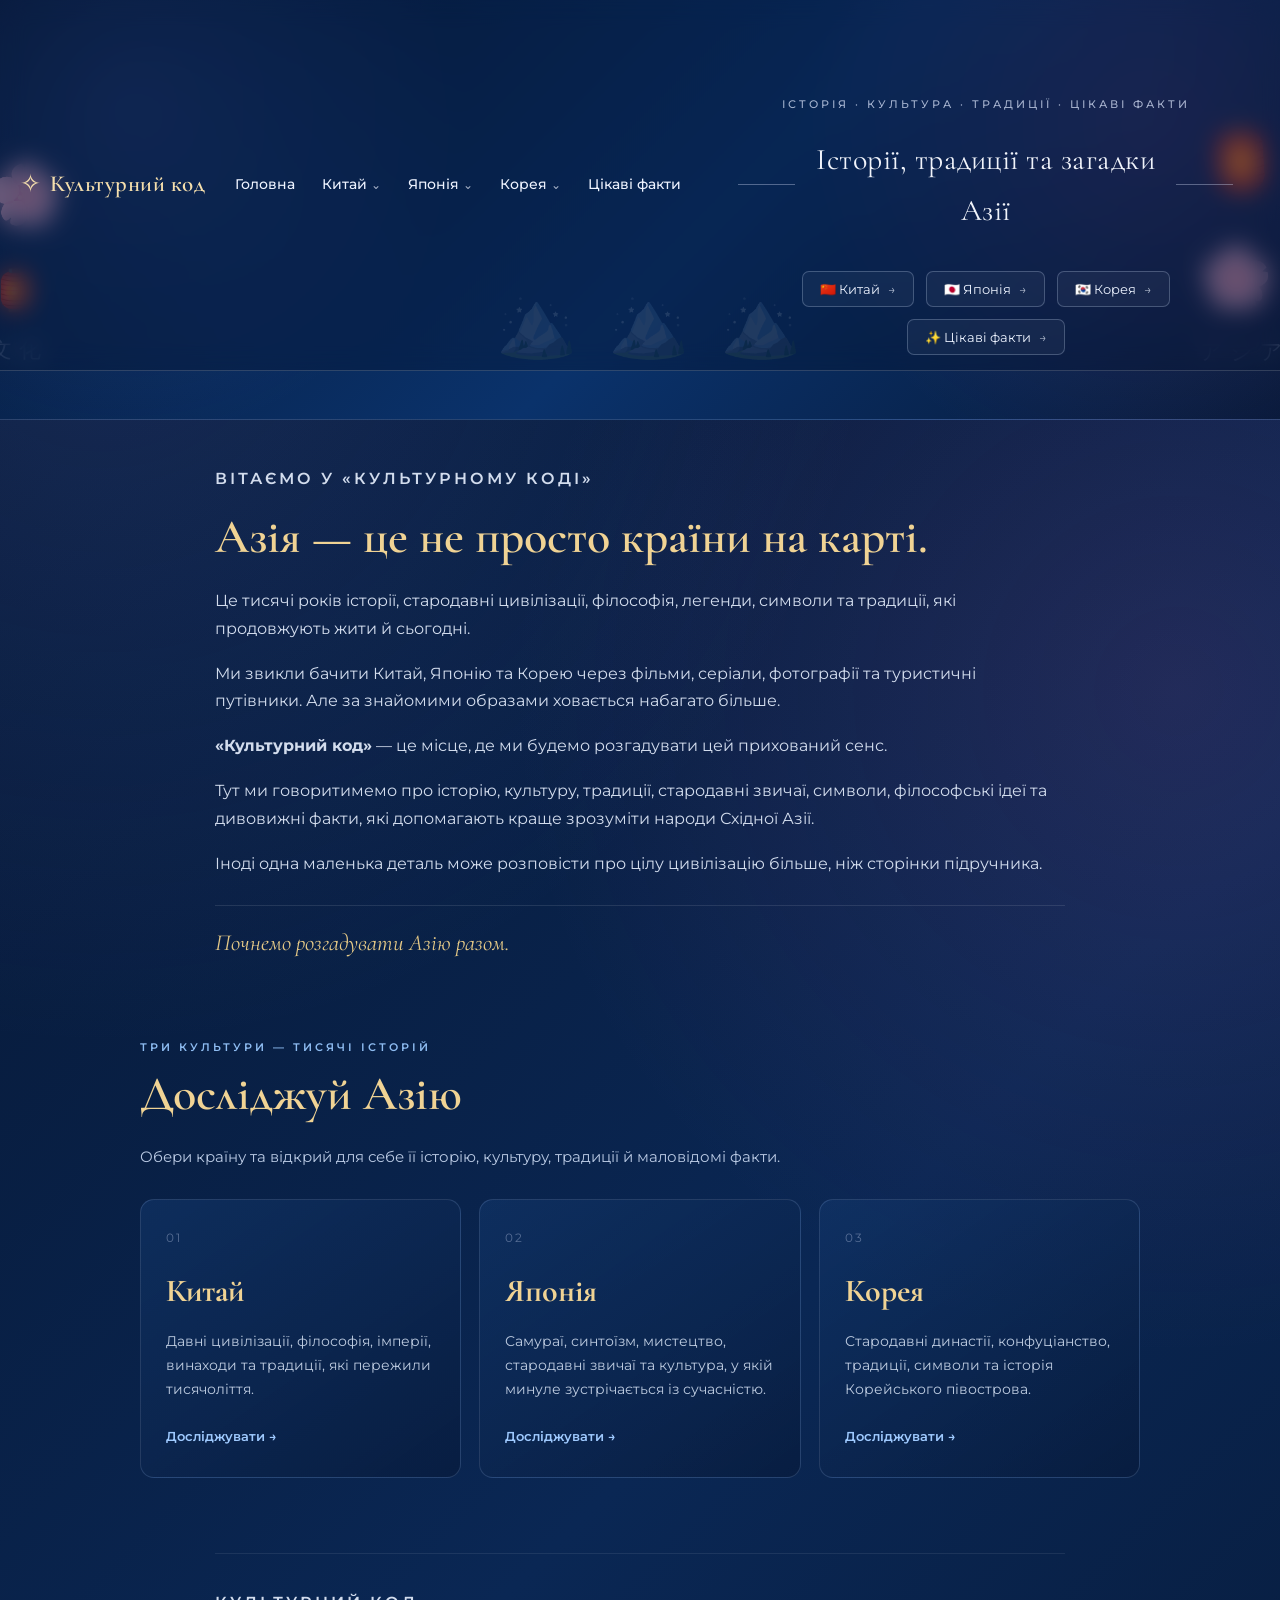
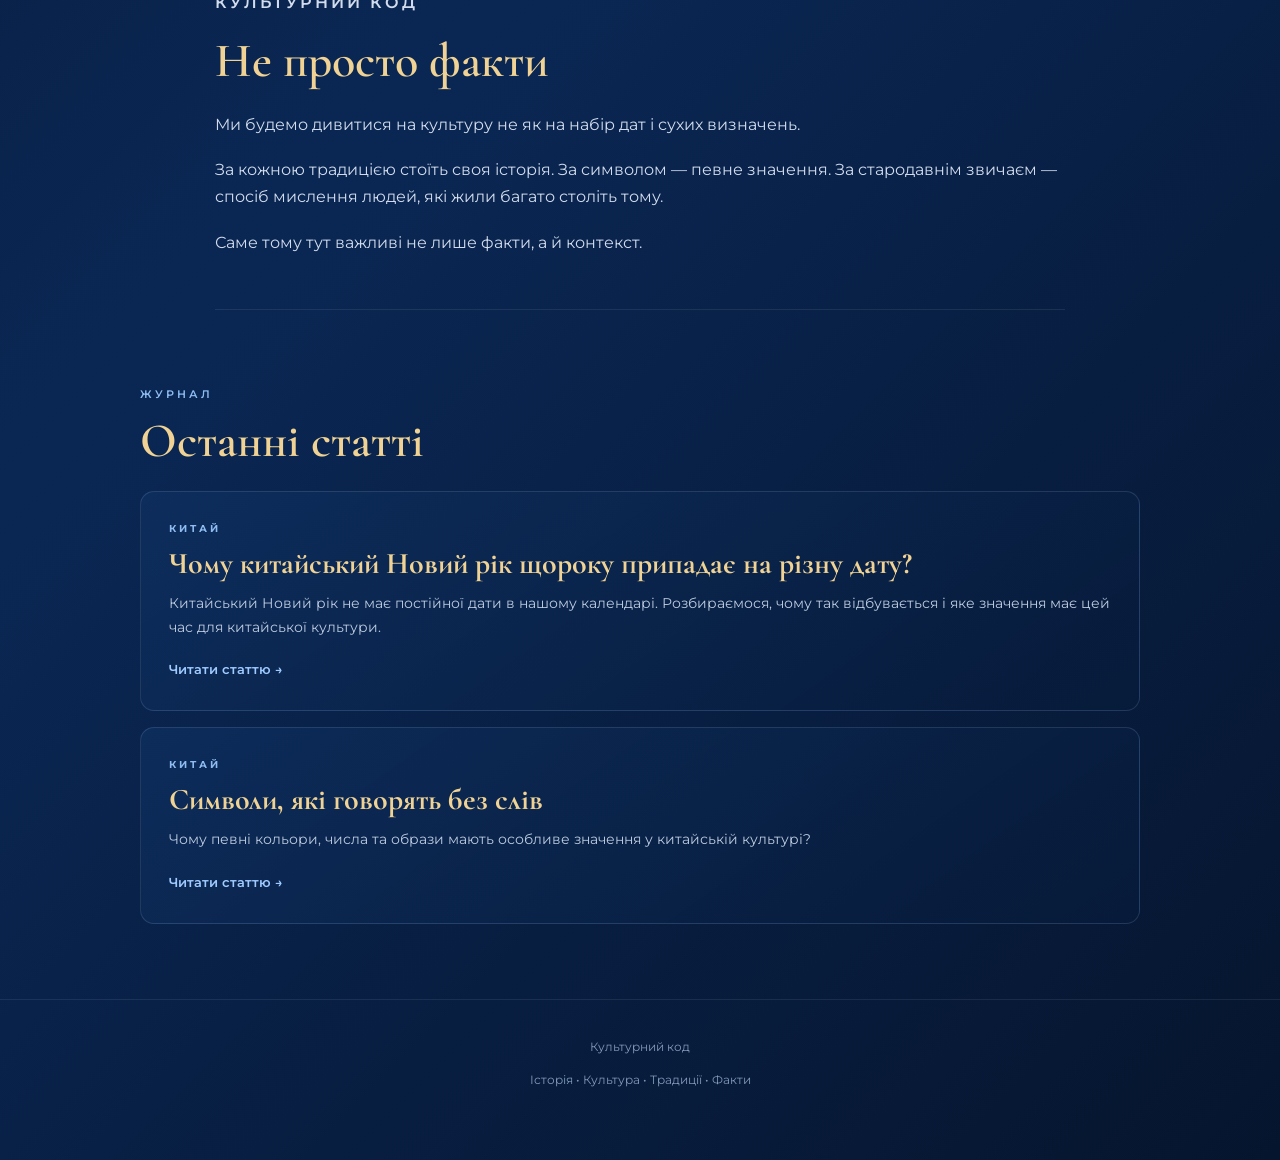
<file: index.html>
<!DOCTYPE html>
<html lang="uk">

<head>
    <meta charset="UTF-8">

    <meta name="viewport"
          content="width=device-width, initial-scale=1.0">

    <title>Культурний код</title>

    <link rel="preconnect"
          href="https://fonts.googleapis.com">

    <link rel="preconnect"
          href="https://fonts.gstatic.com"
          crossorigin>

    <link href="https://fonts.googleapis.com/css2?family=Cormorant+Garamond:wght@500;600;700&family=Montserrat:wght@400;500;600;700&display=swap"
          rel="stylesheet">

    <link rel="stylesheet"
          href="./style.css">
</head>


<body>

<div class="site-wrapper">

    <!-- ========================================= -->
    <!-- HEADER -->
    <!-- ========================================= -->

   <header class="hero-new">

    <!-- Декоративні елементи -->
    <div class="hero-decoration hero-left">
        <div class="sakura">🌸</div>
        <div class="lantern-small">🏮</div>
        <div class="vertical-text">文化</div>
    </div>

    <div class="hero-decoration hero-right">
        <div class="lantern">🏮</div>
        <div class="sakura">🌸</div>
        <div class="vertical-text">アジア</div>
    </div>


    <!-- ТОНКА ВЕРХНЯ ПАНЕЛЬ -->
    <div class="top-panel">

        <a href="#" class="logo" onclick="showHome(); return false;">
            <span class="logo-symbol">✧</span>
            <span class="logo-title">Культурний код</span>
        </a>


        <nav class="main-nav">

            <a href="#" onclick="showHome(); return false;">
                Головна
            </a>


            <div class="dropdown">

                <a href="#" onclick="return false;">
                    Китай <span class="arrow">⌄</span>
                </a>

                <div class="dropdown-menu">

                    <a href="#" onclick="openPage('china-history-page'); return false;">
                        Історія
                    </a>

                    <a href="#" onclick="openPage('china-culture-page'); return false;">
                        Культура
                    </a>

                    <a href="#" onclick="openPage('china-traditions-page'); return false;">
                        Традиції
                    </a>

                    <a href="#" onclick="openPage('china-facts-page'); return false;">
                        Цікаві факти
                    </a>

                </div>

            </div>


            <div class="dropdown">

                <a href="#" onclick="return false;">
                    Японія <span class="arrow">⌄</span>
                </a>

                <div class="dropdown-menu">

                    <a href="#" onclick="openPage('japan-history-page'); return false;">
                        Історія
                    </a>

                    <a href="#" onclick="openPage('japan-culture-page'); return false;">
                        Культура
                    </a>

                    <a href="#" onclick="openPage('japan-traditions-page'); return false;">
                        Традиції
                    </a>

                    <a href="#" onclick="openPage('japan-facts-page'); return false;">
                        Цікаві факти
                    </a>

                </div>

            </div>


            <div class="dropdown">

                <a href="#" onclick="return false;">
                    Корея <span class="arrow">⌄</span>
                </a>

                <div class="dropdown-menu">

                    <a href="#" onclick="openPage('korea-history-page'); return false;">
                        Історія
                    </a>

                    <a href="#" onclick="openPage('korea-culture-page'); return false;">
                        Культура
                    </a>

                    <a href="#" onclick="openPage('korea-traditions-page'); return false;">
                        Традиції
                    </a>

                    <a href="#" onclick="openPage('korea-facts-page'); return false;">
                        Цікаві факти
                    </a>

                </div>

            </div>


            <a href="#" onclick="openPage('general-facts-page); return false;">
                Цікаві факти
            </a>

        </nav>


        <!-- ПРАВА ЧАСТИНА -->
        <div class="top-actions">


    <!-- КОМПАКТНИЙ HERO -->
    <div class="hero-content">

        <div class="hero-label">
            ІСТОРІЯ · КУЛЬТУРА · ТРАДИЦІЇ · ЦІКАВІ ФАКТИ
        </div>

        <div class="hero-line">

            <span></span>

            <p>
                Історії, традиції та загадки Азії
            </p>

            <span></span>

        </div>


        <div class="hero-buttons">

            <button onclick="openPage('china-history-page')">
                🇨🇳 Китай <span>→</span>
            </button>

            <button onclick="openPage('japan-history-page')">
                🇯🇵 Японія <span>→</span>
            </button>

            <button onclick="openPage('korea-history-page')">
                🇰🇷 Корея <span>→</span>
            </button>

            <button onclick="openPage('general-facts-page')">
    ✨ Цікаві факти <span>→</span>
</button>

        </div>

    </div>


    <!-- ПОШУК -->
   
      <!-- ДЕКОР -->
    <div class="mountains">
        🏔️　🏔️　🏔️
    </div>

</header>


    <!-- ========================================= -->
    <!-- MAIN -->
    <!-- ========================================= -->

    <main>


        <!-- ========================================= -->
        <!-- ГОЛОВНА СТОРІНКА -->
        <!-- ========================================= -->

        <section id="home-page">


            <!-- ВСТУП -->

            <div class="intro-section">

                <p class="section-label">
                    ВІТАЄМО У «КУЛЬТУРНОМУ КОДІ»
                </p>

                <h2>
                    Азія — це не просто країни на карті.
                </h2>

                <p>
                    Це тисячі років історії, стародавні цивілізації,
                    філософія, легенди, символи та традиції,
                    які продовжують жити й сьогодні.
                </p>

                <p>
                    Ми звикли бачити Китай, Японію та Корею
                    через фільми, серіали, фотографії
                    та туристичні путівники.
                    Але за знайомими образами ховається
                    набагато більше.
                </p>

                <p>
                    <strong>«Культурний код»</strong> —
                    це місце, де ми будемо розгадувати
                    цей прихований сенс.
                </p>

                <p>
                    Тут ми говоритимемо про історію,
                    культуру, традиції, стародавні звичаї,
                    символи, філософські ідеї та дивовижні
                    факти, які допомагають краще зрозуміти
                    народи Східної Азії.
                </p>

                <p>
                    Іноді одна маленька деталь може розповісти
                    про цілу цивілізацію більше,
                    ніж сторінки підручника.
                </p>

                <div class="intro-ending">
                    Почнемо розгадувати Азію разом.
                </div>

            </div>



            <!-- ========================================= -->
            <!-- ДОСЛІДЖУЙ АЗІЮ -->
            <!-- ========================================= -->

            <div class="countries-section">

                <p class="section-label">
                    ТРИ КУЛЬТУРИ — ТИСЯЧІ ІСТОРІЙ
                </p>

                <h2>
                    Досліджуй Азію
                </h2>

                <p class="section-description">
                    Обери країну та відкрий для себе
                    її історію, культуру, традиції
                    й маловідомі факти.
                </p>


                <div class="country-cards">


                    <!-- КИТАЙ -->

                    <div class="country-card">

                        <span class="country-number">
                            01
                        </span>

                        <h3>
                            Китай
                        </h3>

                        <p>
                            Давні цивілізації, філософія,
                            імперії, винаходи та традиції,
                            які пережили тисячоліття.
                        </p>

                        <a href="#"
                           onclick="openPage('china-history-page'); return false;">
                            Досліджувати →
                        </a>

                    </div>


                    <!-- ЯПОНІЯ -->

                    <div class="country-card">

                        <span class="country-number">
                            02
                        </span>

                        <h3>
                            Японія
                        </h3>

                        <p>
                            Самураї, синтоїзм, мистецтво,
                            стародавні звичаї та культура,
                            у якій минуле зустрічається
                            із сучасністю.
                        </p>

                        <a href="#"
                           onclick="openPage('japan-history-page'); return false;">
                            Досліджувати →
                        </a>

                    </div>


                    <!-- КОРЕЯ -->

                    <div class="country-card">

                        <span class="country-number">
                            03
                        </span>

                        <h3>
                            Корея
                        </h3>

                        <p>
                            Стародавні династії,
                            конфуціанство, традиції,
                            символи та історія
                            Корейського півострова.
                        </p>

                        <a href="#"
                           onclick="openPage('korea-history-page'); return false;">
                            Досліджувати →
                        </a>

                    </div>

                </div>

            </div>



            <!-- ========================================= -->
            <!-- ЯК ПРАЦЮЄ САЙТ -->
            <!-- ========================================= -->

            <div class="about-section">

                <p class="section-label">
                    КУЛЬТУРНИЙ КОД
                </p>

                <h2>
                    Не просто факти
                </h2>

                <p>
                    Ми будемо дивитися на культуру
                    не як на набір дат і сухих визначень.
                </p>

                <p>
                    За кожною традицією стоїть своя історія.
                    За символом — певне значення.
                    За стародавнім звичаєм —
                    спосіб мислення людей,
                    які жили багато століть тому.
                </p>

                <p>
                    Саме тому тут важливі не лише факти,
                    а й контекст.
                </p>

            </div>



            <!-- ========================================= -->
            <!-- ОСТАННІ СТАТТІ -->
            <!-- ========================================= -->

            <div class="articles-section">

                <p class="section-label">
                    ЖУРНАЛ
                </p>

                <h2>
                    Останні статті
                </h2>


                <div class="article-card">

                    <div class="article-country">
                        КИТАЙ
                    </div>

                    <h3>
                        Чому китайський Новий рік
                        щороку припадає на різну дату?
                    </h3>

                    <p>
                        Китайський Новий рік не має
                        постійної дати в нашому календарі.
                        Розбираємося, чому так відбувається
                        і яке значення має цей час
                        для китайської культури.
                    </p>

                    <a href="#"
                       onclick="openPage('china-new-year-page'); return false;">
                        Читати статтю →
                    </a>

                </div>


                <div class="article-card">

                    <div class="article-country">
                        КИТАЙ
                    </div>

                    <h3>
                        Символи, які говорять без слів
                    </h3>

                    <p>
                        Чому певні кольори, числа та образи
                        мають особливе значення
                        у китайській культурі?
                    </p>

                    <a href="#"
                       onclick="openPage('china-symbols-page'); return false;">
                        Читати статтю →
                    </a>

                </div>

            </div>


        </section>



        <!-- ========================================= -->
        <!-- КИТАЙ — ІСТОРІЯ -->
        <!-- ========================================= -->

        <!-- ========================================= -->
<!-- КИТАЙ — ІСТОРІЯ -->
<!-- ========================================= -->

<section id="china-history-page"
         class="inner-page"
         style="display:none;">

    <div class="page-header">

        <p class="section-label">
            КИТАЙ • ІСТОРІЯ
        </p>

        <h2>
            Історія Китаю
        </h2>

        <p>
            Одна з найдавніших цивілізацій світу,
            історія якої охоплює понад три тисячі років
            письмових джерел і безліч епох, династій
            та культурних змін.
        </p>

    </div>


    <div class="article-content">


        <!-- ВСТУП -->

        <h3>
            Цивілізація, яка формувалася тисячоліттями
        </h3>

        <p>
            Китайська цивілізація виникла на території
            Східної Азії та протягом тисячоліть розвивалася
            вздовж великих річок, передусім Хуанхе та Янцзи.
            Саме тут поступово виникали землеробські поселення,
            міста, держави та складні суспільства.
        </p>

        <p>
            Історія Китаю — це не одна безперервна імперія.
            Країна переживала періоди об'єднання та розпаду,
            громадянські війни, боротьбу між державами,
            зміну правлячих династій і величезні культурні
            перетворення.
        </p>

        <p>
            Проте багато ідей та традицій, сформованих
            у давнину, продовжували передаватися
            від покоління до покоління. Саме тому
            минуле залишається надзвичайно важливою
            частиною китайської культури й сьогодні.
        </p>


        <!-- ДАВНІ ЦИВІЛІЗАЦІЇ -->

        <h3>
            Перші держави та давні царства
        </h3>

        <p>
            Одними з найдавніших відомих держав
            на території Китаю були держави періоду
            Шан. Археологічні знахідки свідчать
            про розвинене бронзове лиття, писемність,
            релігійні обряди та складну систему влади.
        </p>

        <p>
            Після Шан виникла династія Чжоу.
            Саме в цей період сформувалися ідеї,
            які згодом сильно вплинули на китайську
            політичну та філософську традицію.
        </p>

        <p>
            Китай тоді складався з багатьох держав,
            які постійно змагалися між собою.
            Цей тривалий період відомий як епоха
            Воюючих царств.
        </p>


        <!-- ЦІНЬ -->

        <h3>
            Об'єднання Китаю
        </h3>

        <p>
            У III столітті до нашої ери держава Цінь
            поступово підкорила суперників і в 221 році
            до нашої ери правитель Цінь Шихуан
            об'єднав значну частину Китаю під єдиною владою.
        </p>

        <p>
            Він став першим правителем, який прийняв
            титул імператора об'єднаного Китаю.
            За його правління проводилася централізація
            держави, уніфікувалися писемність,
            міри ваги та інші адміністративні правила.
        </p>

        <p>
            З ім'ям Цінь Шихуана також пов'язаний
            знаменитий мавзолей із теракотовою армією —
            тисячами глиняних воїнів, коней та інших фігур,
            створених для охорони імператора
            в потойбічному світі.
        </p>


        <!-- ХАН -->

        <h3>
            Династія Хань і Шовковий шлях
        </h3>

        <p>
            Після короткого правління Цінь до влади
            прийшла династія Хань, яка правила
            протягом кількох століть.
        </p>

        <p>
            Саме за Хань Китай значно зміцнив свої
            зв'язки із землями Центральної Азії.
            Торговельні та культурні маршрути,
            які пізніше об'єднали в поняття
            «Шовковий шлях», стали важливим каналом
            обміну товарами, технологіями, ідеями
            та знаннями.
        </p>

        <p>
            Через ці маршрути китайський шовк,
            кераміка та інші товари потрапляли
            далеко на захід, а Китай контактував
            із різними народами Євразії.
        </p>


        <!-- ТАН -->

        <h3>
            Золота доба династії Тан
        </h3>

        <p>
            Династію Тан часто згадують як один
            із періодів особливого культурного
            та економічного розвитку Китаю.
        </p>

        <p>
            Столиця Чан'ань була одним із найбільших
            міст свого часу та важливим центром
            торгівлі й культури.
        </p>

        <p>
            У цей період активно розвивалися
            література, поезія, живопис, освіта
            та міжнародні зв'язки. Китайська культура
            сильно впливала на сусідні країни
            Східної Азії.
        </p>


        <!-- СУН -->

        <h3>
            Наука, міста та винаходи династії Сун
        </h3>

        <p>
            За династії Сун Китай пережив значний
            розвиток міст, торгівлі, науки та технологій.
        </p>

        <p>
            У цей період широко розвивалися
            книгодрукування, виробництво паперу,
            навігація та використання пороху.
            Китайські винаходи поступово поширювалися
            далеко за межі країни.
        </p>

        <p>
            Особливо важливим стало використання
            рухомих друкарських елементів, що дозволяло
            створювати та поширювати велику кількість
            текстів.
        </p>


        <!-- МОНГОЛИ -->

        <h3>
            Монгольське правління
        </h3>

        <p>
            У XIII столітті територія Китаю була
            завойована монгольськими правителями.
            Кублай-хан заснував династію Юань
            і зробив Пекін одним із головних центрів
            своєї держави.
        </p>

        <p>
            Період Юань став частиною ширшої історії
            Монгольської імперії та посилив контакти
            між різними частинами Євразії.
        </p>


        <!-- МІН -->

        <h3>
            Династія Мін
        </h3>

        <p>
            Після падіння монгольської династії Юань
            до влади прийшла династія Мін.
            Саме в цей період Китай пережив новий
            етап політичної та культурної стабілізації.
        </p>

        <p>
            У цей час розвивалися міста, ремесла,
            торгівля, фарфор, література та архітектура.
            У Пекіні був створений величезний
            імператорський комплекс, відомий сьогодні
            як Заборонене місто.
        </p>

        <p>
            На початку XV століття китайський адмірал
            Чжен Хе здійснив серію великих морських
            експедицій до Південно-Східної Азії,
            Індійського океану та узбережжя Африки.
        </p>


        <!-- ЦІН -->

        <h3>
            Династія Цін
        </h3>

        <p>
            У XVII столітті до влади прийшла династія Цін,
            заснована маньчжурами. Вона стала останньою
            імператорською династією Китаю.
        </p>

        <p>
            У XVIII столітті імперія досягла великого
            територіального масштабу, але в XIX столітті
            зіткнулася з внутрішніми кризами,
            повстаннями та сильним зовнішнім тиском.
        </p>

        <p>
            Цей період став часом масштабних змін,
            які поступово привели до завершення
            багатовікової імператорської системи.
        </p>


        <!-- ХХ СТОЛІТТЯ -->

        <h3>
            Кінець імперії та Китай у ХХ столітті
        </h3>

        <p>
            У 1911 році Сіньхайська революція
            призвела до падіння династії Цін.
            Наступного року була проголошена
            Китайська Республіка.
        </p>

        <p>
            ХХ століття стало одним із найскладніших
            періодів китайської історії. Країна
            пережила політичні конфлікти, громадянські
            війни, японське вторгнення та масштабні
            суспільні зміни.
        </p>

        <p>
            У 1949 році було проголошено
            Китайську Народну Республіку.
            Після цього країна почала новий етап
            свого політичного та економічного розвитку.
        </p>


        <!-- СУЧАСНИЙ КИТАЙ -->

        <h3>
            Китай у сучасному світі
        </h3>

        <p>
            Сучасний Китай суттєво відрізняється
            від імперій минулого, але багато елементів
            давньої культурної спадщини залишаються
            важливими й сьогодні.
        </p>

        <p>
            Китай поєднує стародавні традиції
            із сучасними технологіями, величезними
            мегаполісами, сучасною економікою
            та швидким розвитком науки.
        </p>

        <p>
            Саме це поєднання минулого та сучасності
            робить Китай особливо цікавим для дослідження:
            стародавні храми можуть існувати поруч
            із сучасними хмарочосами, а традиції,
            яким сотні й тисячі років, продовжують
            жити у повсякденному житті.
        </p>


        <!-- ФІНАЛ -->

        <h3>
            Чому важливо знати історію Китаю?
        </h3>

        <p>
            Історія допомагає зрозуміти не лише те,
            що відбувалося в минулому. Вона пояснює,
            звідки походять певні традиції, символи,
            філософські ідеї та особливості культури.
        </p>

        <p>
            Щоб зрозуміти сучасний Китай,
            важливо побачити цей довгий шлях —
            від давніх царств і перших імперій
            до країни, яка сьогодні відіграє
            значну роль у світі.
        </p>

        <div class="intro-ending">
            Минуле не зникає. Воно продовжує жити
            у мові, традиціях, символах та культурі.
        </div>

    </div>


    <button onclick="showHome()">
        ← На головну
    </button>

</section>



        <!-- ========================================= -->
        <!-- КИТАЙ — КУЛЬТУРА -->
        <!-- ========================================= -->

        <!-- ========================================= -->
<!-- КИТАЙ — КУЛЬТУРА -->
<!-- ========================================= -->

<section id="china-culture-page"
         class="inner-page"
         style="display:none;">

    <div class="page-header">

        <p class="section-label">
            КИТАЙ • КУЛЬТУРА
        </p>

        <h2>
            Культура Китаю
        </h2>

        <p>
            Культура Китаю формувалася тисячоліттями
            та поєднала філософію, мистецтво, письмо,
            традиції, науку і особливе ставлення
            до людини та природи.
        </p>

    </div>


    <div class="article-content">


        <h3>
            Культура як спосіб бачити світ
        </h3>

        <p>
            Китайська культура — це не лише стародавні
            храми, ієрогліфи чи традиційний одяг.
            За кожним елементом стоять певні уявлення
            про людину, сім'ю, суспільство, природу
            та гармонію.
        </p>

        <p>
            Протягом століть різні філософські вчення
            впливали на те, як люди сприймали життя,
            навчання, працю, стосунки між поколіннями
            та своє місце у світі.
        </p>


        <h3>
            Конфуціанство
        </h3>

        <p>
            Одним із найвпливовіших учень у китайській
            історії стало конфуціанство, пов'язане
            з мислителем Конфуцієм.
        </p>

        <p>
            Особливе значення в ньому надавалося
            освіті, повазі до старших, сімейним
            відносинам, відповідальності та правилам
            поведінки в суспільстві.
        </p>

        <p>
            Ці ідеї протягом століть впливали
            на китайську систему освіти, державне
            управління та повсякденне життя.
        </p>


        <h3>
            Даосизм
        </h3>

        <p>
            Іншим важливим напрямом став даосизм.
            Він пов'язаний із поняттям Дао —
            «шляху», природного порядку речей.
        </p>

        <p>
            Даоська традиція багато уваги приділяє
            природі, внутрішній рівновазі та гармонії.
            Вона нагадує про необхідність не лише
            підкорювати світ своїй волі, а й розуміти
            його природний рух.
        </p>


        <h3>
            Буддизм у Китаї
        </h3>

        <p>
            Буддизм прийшов до Китаю з Індії
            приблизно у перші століття нашої ери.
            З часом він адаптувався до місцевої
            культури та почав взаємодіяти
            з конфуціанством і даосизмом.
        </p>

        <p>
            Буддійські монастирі стали важливими
            центрами освіти, мистецтва та духовного життя.
            Буддійські ідеї також вплинули
            на літературу, скульптуру та архітектуру.
        </p>


        <h3>
            Китайська писемність
        </h3>

        <p>
            Китайська писемність має надзвичайно
            давню історію. Найдавніші відомі форми
            китайських ієрогліфів використовувалися
            ще в давнину для запису релігійних
            та державних текстів.
        </p>

        <p>
            На відміну від алфавітних систем,
            китайські ієрогліфи мають власну структуру
            та можуть передавати значення слова
            або поняття.
        </p>

        <p>
            Саме письмо стало одним із найважливіших
            елементів китайської культурної спадщини.
        </p>


        <h3>
            Каліграфія
        </h3>

        <p>
            У Китаї письмо поступово перетворилося
            не лише на спосіб передачі інформації,
            а й на мистецтво.
        </p>

        <p>
            Китайська каліграфія цінує форму,
            ритм, рівновагу та рух пензля.
            Важливим є не тільки те, що написано,
            а й те, як саме написано кожен знак.
        </p>

        <p>
            Тому каліграфію традиційно сприймали
            як поєднання техніки, дисципліни
            та внутрішнього стану людини.
        </p>


        <h3>
            Китайський живопис
        </h3>

        <p>
            Традиційний китайський живопис суттєво
            відрізняється від європейської художньої
            традиції.
        </p>

        <p>
            Велике значення мають пейзажі, гори,
            вода, дерева, квіти та тварини.
            Художник часто намагався передати
            не фотографічну точність, а характер
            і дух зображеного.
        </p>

        <p>
            Особливу роль відігравало залишення
            вільного простору на картині.
            Порожнеча тут не означала відсутність —
            вона могла бути частиною композиції.
        </p>


        <h3>
            Чайна культура
        </h3>

        <p>
            Чай займає особливе місце
            в китайській культурі.
            Китай має дуже давню історію
            вирощування та споживання чаю.
        </p>

        <p>
            Чаювання могло бути звичайною частиною
            повсякденного життя, але водночас
            існували й спеціальні способи
            приготування та подавання чаю.
        </p>

        <p>
            У культурному контексті чай часто
            пов'язували зі спокоєм, спілкуванням,
            гостинністю та уважністю до моменту.
        </p>


        <h3>
            Китайська кухня
        </h3>

        <p>
            Китайська кухня дуже різноманітна.
            Різні регіони країни мають власні
            продукти, способи приготування
            та смакові традиції.
        </p>

        <p>
            У різних частинах Китаю можна зустріти
            страви з різними поєднаннями солоного,
            солодкого, кислого, гіркого та гострого.
        </p>

        <p>
            Їжа в китайській культурі пов'язана
            не лише з харчуванням. Спільна трапеза
            традиційно має важливе соціальне значення
            та об'єднує родину й гостей.
        </p>


        <h3>
            Ставлення до сім'ї
        </h3>

        <p>
            Сім'я протягом століть займала центральне
            місце в китайському суспільстві.
        </p>

        <p>
            Велике значення надавалося повазі
            до батьків і старших членів родини,
            відповідальності перед родичами
            та збереженню сімейних зв'язків.
        </p>

        <p>
            Ці уявлення значною мірою пов'язані
            з конфуціанською традицією та її
            поглядом на взаємні обов'язки людей.
        </p>


        <h3>
            Культура гармонії
        </h3>

        <p>
            Однією з важливих ідей китайської
            культурної традиції є гармонія.
        </p>

        <p>
            Вона проявляється у ставленні
            до природи, сім'ї, суспільства
            та особистого життя.
        </p>

        <p>
            Саме тому в китайській культурі
            так багато уваги приділяється
            балансу протилежностей, поміркованості
            та пошуку рівноваги.
        </p>


        <h3>
            Культура Китаю сьогодні
        </h3>

        <p>
            Сучасна китайська культура поєднує
            стародавню спадщину із сучасним життям.
        </p>

        <p>
            Давні свята, каліграфія, чайні традиції,
            бойові мистецтва, класична література
            та символи продовжують існувати поруч
            із сучасними технологіями, музикою,
            кіно та міською культурою.
        </p>

        <p>
            Саме це поєднання минулого і сучасності
            робить китайську культуру такою
            цікавою для дослідження.
        </p>


        <div class="intro-ending">
            Культура — це пам'ять народу,
            яка продовжує жити в сучасності.
        </div>

    </div>


    <button onclick="showHome()">
        ← На головну
    </button>

</section>



        <!-- ========================================= -->
        <!-- КИТАЙ — ТРАДИЦІЇ -->
        <!-- ========================================= -->

        <!-- ========================================= -->
<!-- КИТАЙ — ТРАДИЦІЇ -->
<!-- ========================================= -->

<section id="china-traditions-page"
         class="inner-page"
         style="display:none;">

    <div class="page-header">

        <p class="section-label">
            КИТАЙ • ТРАДИЦІЇ
        </p>

        <h2>
            Традиції Китаю
        </h2>

        <p>
            Китайські традиції формувалися протягом
            тисячоліть. У них переплелися історія,
            філософія, сімейні цінності, віра,
            символи та уявлення про гармонію.
        </p>

    </div>


    <div class="article-content">


        <!-- ВСТУП -->

        <h3>
            Традиція, яка продовжує жити
        </h3>

        <p>
            Китайські традиції не обмежуються
            стародавніми обрядами. Частина з них
            продовжує існувати у сучасному житті:
            у святкуваннях, сімейних зустрічах,
            подарунках, їжі, одязі та повсякденній
            поведінці.
        </p>

        <p>
            Багато звичаїв мають символічне значення.
            Певний колір, число, тварина або предмет
            може бути пов'язаний із побажанням щастя,
            довголіття, добробуту чи успіху.
        </p>


        <!-- НОВИЙ РІК -->

        <h3>
            Китайський Новий рік
        </h3>

        <p>
            Китайський Новий рік, який також називають
            Святом весни, є одним із найважливіших
            традиційних свят Китаю.
        </p>

        <p>
            Його дата змінюється щороку, оскільки
            визначається за традиційним календарем.
            Свято припадає на період між кінцем січня
            та серединою лютого.
        </p>

        <p>
            Перед святом родини прибирають оселю,
            готують святкові страви та прикрашають
            будинки. Вважається, що очищення дому
            допомагає зустріти новий рік із чистого
            аркуша.
        </p>

        <p>
            Особливе значення мають сімейна вечеря,
            червоні прикраси, ліхтарики, феєрверки
            та традиційні побажання.
        </p>


        <!-- ЧЕРВОНИЙ -->

        <h3>
            Чому червоний колір такий важливий?
        </h3>

        <p>
            Червоний колір у китайській культурі
            часто пов'язують із удачею, святом,
            щастям та добрими побажаннями.
        </p>

        <p>
            Саме тому червоний можна побачити
            під час великих свят: на прикрасах,
            конвертах із грошима, ліхтариках,
            святковому одязі та декоративних елементах.
        </p>

        <p>
            Особливо багато червоного кольору
            з'являється під час Китайського Нового року.
        </p>


        <!-- ЧЕРВОНІ КОНВЕРТИ -->

        <h3>
            Червоні конверти — хунбао
        </h3>

        <p>
            Однією з відомих новорічних традицій
            є дарування червоних конвертів,
            які називають «хунбао».
        </p>

        <p>
            Усередині зазвичай знаходяться гроші.
            Такий подарунок має символічне значення:
            це побажання удачі, добробуту та щасливого
            року.
        </p>

        <p>
            У сучасному Китаї традиція отримала
            і цифрову форму — гроші можуть надсилати
            через електронні сервіси та мобільні
            застосунки.
        </p>


        <!-- ДРАКОН -->

        <h3>
            Дракон — символ сили та удачі
        </h3>

        <p>
            Китайський дракон суттєво відрізняється
            від образу дракона в багатьох європейських
            легендах.
        </p>

        <p>
            У китайській традиції дракон історично
            пов'язувався з водою, дощем, владою,
            силою та удачею.
        </p>

        <p>
            Образ дракона можна побачити
            в архітектурі, мистецтві, одязі,
            святкових декораціях та традиційних
            танцях.
        </p>


        <!-- ФЕНІКС -->

        <h3>
            Фенікс — символ гармонії
        </h3>

        <p>
            Іншим важливим символом є фенікс,
            якого в китайській традиції називають
            фенхуан.
        </p>

        <p>
            Його образ пов'язували з гармонією,
            благородством та жіночим началом.
            Разом із драконом фенікс часто
            символізував гармонійне поєднання
            чоловічого та жіночого начал.
        </p>


        <!-- СВЯТО СЕРЕДИНИ ОСЕНІ -->

        <h3>
            Свято середини осені
        </h3>

        <p>
            Свято середини осені — одне з найважливіших
            традиційних свят Китаю.
        </p>

        <p>
            Воно пов'язане з повним місяцем
            та традиційним символом возз'єднання
            родини.
        </p>

        <p>
            У цей період родини збираються разом,
            милуються місяцем і їдять традиційні
            місячні пряники — юебін.
        </p>

        <p>
            Кругла форма місячного пряника
            символізує повноту та сімейну єдність.
        </p>


        <!-- СІМ'Я -->

        <h3>
            Сім'я та повага до старших
        </h3>

        <p>
            Повага до батьків та старших поколінь
            протягом століть займала важливе місце
            у китайському суспільстві.
        </p>

        <p>
            Ця традиція значною мірою пов'язана
            з конфуціанськими уявленнями про сім'ю,
            відповідальність та взаємні обов'язки.
        </p>

        <p>
            У багатьох сім'ях важливі свята
            традиційно проводять разом,
            збираючи кілька поколінь за одним столом.
        </p>


        <!-- ВЕСІЛЛЯ -->

        <h3>
            Традиції китайського весілля
        </h3>

        <p>
            Традиційне китайське весілля
            має багато символів, пов'язаних
            із щастям, довголіттям та благополуччям.
        </p>

        <p>
            Червоний колір традиційно займає
            важливе місце у весільному оформленні.
            Наречена в традиційній культурі
            могла носити червоне вбрання,
            прикрашене складною вишивкою.
        </p>

        <p>
            Весільні обряди відрізнялися
            залежно від регіону, епохи та родини,
            тому не існувало одного універсального
            сценарію китайського весілля.
        </p>


        <!-- ПОДАРУНКИ -->

        <h3>
            Мистецтво дарувати подарунки
        </h3>

        <p>
            У китайській культурі важливе значення
            може мати не лише сам подарунок,
            а й спосіб його вручення.
        </p>

        <p>
            Значення можуть мати колір упаковки,
            кількість предметів та навіть те,
            кому саме дарують подарунок.
        </p>

        <p>
            Існують також предмети та числа,
            які в певному контексті можуть
            вважатися небажаними подарунками
            через їхні мовні або культурні асоціації.
        </p>


        <!-- ЧИСЛА -->

        <h3>
            Числа та їхнє символічне значення
        </h3>

        <p>
            У китайській культурі деякі числа
            мають особливі асоціації через
            схожість їхнього звучання зі словами.
        </p>

        <p>
            Наприклад, число 8 часто пов'язують
            із процвітанням та удачею.
            Саме тому воно може бути особливо
            бажаним у назвах, номерах
            або важливих датах.
        </p>

        <p>
            Водночас число 4 у деяких контекстах
            вважається несприятливим через схожість
            його вимови зі словом «смерть».
        </p>


        <!-- ЧАЙ -->

        <h3>
            Чай як частина культури
        </h3>

        <p>
            Чай у Китаї — це не просто напій.
            Протягом століть він став частиною
            гостинності, спілкування та повсякденного
            життя.
        </p>

        <p>
            Подавання чаю гостю може бути знаком
            поваги та гостинності.
            Традиції приготування відрізняються
            залежно від регіону та виду чаю.
        </p>


        <!-- ТРАДИЦІЙНИЙ ОДЯГ -->

        <h3>
            Традиційний китайський одяг
        </h3>

        <p>
            Китайський традиційний одяг змінювався
            протягом століть разом із модою,
            суспільством та правлячими династіями.
        </p>

        <p>
            Серед відомих традиційних форм одягу
            можна зустріти ханфу, а також
            інші регіональні та історичні стилі.
        </p>

        <p>
            Одяг міг відображати соціальний статус,
            вік, стать, професію та урочистість події.
        </p>


        <!-- ТРАДИЦІЇ СЬОГОДНІ -->

        <h3>
            Стародавні традиції у сучасному Китаї
        </h3>

        <p>
            Сьогодні Китай — сучасна технологічна
            країна з величезними містами,
            але багато традицій продовжують жити
            поруч із сучасним способом життя.
        </p>

        <p>
            Люди можуть використовувати сучасні
            технології для привітань зі святами,
            надсилати цифрові червоні конверти,
            але водночас збиратися всією родиною
            за святковим столом.
        </p>

        <p>
            Саме це поєднання стародавнього
            та сучасного є однією з найцікавіших
            рис китайської культури.
        </p>


        <div class="intro-ending">
            Традиції живуть доти,
            доки люди продовжують їх пам'ятати.
        </div>

    </div>


    <button onclick="showHome()">
        ← На головну
    </button>

</section>



        <!-- ========================================= -->
        <!-- КИТАЙ — ЦІКАВІ ФАКТИ -->
        <!-- ========================================= -->

        <!-- ========================================= -->
<!-- КИТАЙ — ЦІКАВІ ФАКТИ -->
<!-- ========================================= -->

<section id="china-facts-page"
         class="inner-page"
         style="display:none;">

    <div class="page-header">

        <p class="section-label">
            КИТАЙ • ЦІКАВІ ФАКТИ
        </p>

        <h2>
            Цікаві факти про Китай
        </h2>

        <p>
            Китай приховує тисячі дивовижних історій.
            Деякі з них пов'язані з винаходами,
            інші — з мовою, природою, традиціями
            та повсякденним життям.
        </p>

    </div>


    <div class="article-content">


        <h3>
            01. Одна з найдавніших цивілізацій
        </h3>

        <p>
            Китай має одну з найдовших безперервних
            культурних традицій у світі. Його історія
            охоплює тисячоліття, а багато культурних
            ідей та символів мають дуже давнє походження.
        </p>


        <h3>
            02. Китайська писемність має тисячолітню історію
        </h3>

        <p>
            Найдавніші відомі форми китайських
            ієрогліфів збереглися на так званих
            ворожильних кістках, які використовувалися
            понад три тисячі років тому.
        </p>


        <h3>
            03. Китай подарував світу папір
        </h3>

        <p>
            Виготовлення паперу було вдосконалене
            в Китаї приблизно на початку II століття.
            Згодом технологія поширилася іншими
            регіонами світу.
        </p>


        <h3>
            04. Порох також має китайське походження
        </h3>

        <p>
            Порох виник у Китаї приблизно в IX столітті.
            Спочатку його використовували переважно
            в ритуальних цілях та для створення
            різноманітних ефектів.
        </p>

        <p>
            Згодом його почали застосовувати
            і у військовій справі.
        </p>


        <h3>
            05. Компас має давню китайську історію
        </h3>

        <p>
            Китайці рано почали використовувати
            властивості магнетизму. Перші магнітні
            пристрої мали інше призначення, але
            з часом принцип магнітного напрямку
            почали застосовувати для навігації.
        </p>


        <h3>
            06. Друкарство змінило поширення знань
        </h3>

        <p>
            У Китаї задовго до появи європейського
            друкарського верстата використовували
            дерев'яні дошки для друку текстів.
        </p>

        <p>
            Пізніше з'явилися рухомі друкарські
            елементи. Це дозволило створювати
            та поширювати велику кількість текстів.
        </p>


        <h3>
            07. Великий китайський мур — це не одна стіна
        </h3>

        <p>
            Великий китайський мур — це система
            укріплень, стін, веж та інших споруд,
            які будувалися й перебудовувалися
            протягом багатьох століть.
        </p>

        <p>
            Різні ділянки були створені в різні
            історичні періоди та з різних матеріалів.
        </p>


        <h3>
            08. Теракотова армія охороняла імператора
        </h3>

        <p>
            Поруч із мавзолеєм першого імператора
            об'єднаного Китаю Цінь Шихуана
            археологи виявили величезну армію
            глиняних воїнів.
        </p>

        <p>
            Фігури відрізняються рисами обличчя,
            зачісками, одягом та положенням тіла.
            Разом із воїнами були знайдені коні,
            колісниці та інші фігури.
        </p>


        <h3>
            09. Китайський дракон не такий, як у Європі
        </h3>

        <p>
            У європейських легендах дракон часто
            постає як небезпечна істота, пов'язана
            з вогнем.
        </p>

        <p>
            Китайський дракон має інший образ.
            Його традиційно пов'язували з водою,
            дощем, силою, владою та удачею.
        </p>


        <h3>
            10. Число 8 вважається сприятливим
        </h3>

        <p>
            У китайській культурі число 8 часто
            асоціюється з процвітанням та удачею.
            Причина пов'язана зі схожістю звучання
            числа зі словом, яке має позитивні
            асоціації.
        </p>


        <h3>
            11. Число 4 може вважатися несприятливим
        </h3>

        <p>
            У деяких китайських культурних контекстах
            число 4 уникають через схожість його
            вимови зі словом «смерть».
        </p>

        <p>
            Через це в окремих будівлях або готелях
            можна зустріти незвичну нумерацію поверхів.
        </p>


        <h3>
            12. Китайський Новий рік не має постійної дати
        </h3>

        <p>
            Китайський Новий рік щороку припадає
            на іншу дату, тому що його визначають
            за традиційним календарем.
        </p>

        <p>
            Саме тому свято може починатися
            наприкінці січня або в лютому.
        </p>


        <h3>
            13. Червоний колір пов'язаний з удачею
        </h3>

        <p>
            Червоний традиційно асоціюється
            зі святом, щастям, енергією
            та добрими побажаннями.
        </p>

        <p>
            Саме тому під час свят його можна
            побачити всюди — від ліхтариків
            до святкових конвертів.
        </p>


        <h3>
            14. Червоні конверти мають особливе значення
        </h3>

        <p>
            Хунбао — традиційні червоні конверти
            з грошима. Їх дарують під час свят
            та важливих сімейних подій.
        </p>

        <p>
            Такий подарунок символізує побажання
            удачі, щастя та добробуту.
        </p>


        <h3>
            15. Чай має дуже давню історію в Китаї
        </h3>

        <p>
            Китай вважається одним із найважливіших
            центрів походження та розвитку чайної
            культури.
        </p>

        <p>
            Існує величезна кількість сортів,
            способів обробки та приготування чаю.
        </p>


        <h3>
            16. Панда є символом Китаю
        </h3>

        <p>
            Велика панда стала одним із найвідоміших
            символів Китаю у світі.
        </p>

        <p>
            У природі вона харчується переважно
            бамбуком і мешкає в гірських районах
            центрального Китаю.
        </p>


        <h3>
            17. Китай має величезне різноманіття природи
        </h3>

        <p>
            Територія Китаю простягається від
            високогір'я Тибетського плато
            до субтропічних і тропічних районів.
        </p>

        <p>
            Тут можна знайти пустелі, високі гори,
            ліси, степи, великі річки та морські узбережжя.
        </p>


        <h3>
            18. Янцзи — найдовша річка Китаю
        </h3>

        <p>
            Янцзи є найдовшою річкою Китаю
            та найдовшою річкою Євразії.
            Вона відіграє величезну роль
            в історії, сільському господарстві,
            транспорті та економіці країни.
        </p>


        <h3>
            19. Хуанхе називають «Жовтою річкою»
        </h3>

        <p>
            Хуанхе отримала свою назву через
            велику кількість жовтого лесового
            ґрунту в її водах.
        </p>

        <p>
            Саме в басейні Хуанхе формувалися
            важливі осередки ранньої китайської
            цивілізації.
        </p>


        <h3>
            20. Китайський шовк змінив торгівлю
        </h3>

        <p>
            Китайський шовк протягом століть
            був одним із найцінніших товарів,
            які вивозилися за межі країни.
        </p>

        <p>
            Саме з торгівлею шовком пов'язана
            назва знаменитого Шовкового шляху.
        </p>


        <h3>
            21. Заборонене місто — величезний
            імператорський комплекс
        </h3>

        <p>
            Заборонене місто в Пекіні було
            імператорським палацом протягом
            кількох століть.
        </p>

        <p>
            Комплекс складається з великої кількості
            будівель, дворів, воріт та інших споруд.
        </p>


        <h3>
            22. Китайська каліграфія — це мистецтво
        </h3>

        <p>
            Для традиційної китайської каліграфії
            важливі не лише слова, а й рух пензля,
            ритм, баланс та форма ієрогліфів.
        </p>


        <h3>
            23. Фенікс має особливе значення
        </h3>

        <p>
            Китайський фенікс, або фенхуан,
            є символом гармонії, благородства
            та щасливого порядку.
        </p>


        <h3>
            24. Китайський Новий рік називають
            також Святом весни
        </h3>

        <p>
            Традиційна назва свята — Чуньцзе,
            що буквально пов'язана з весною.
            Це одне з найважливіших свят
            китайського календарного циклу.
        </p>


        <h3>
            25. Родина займає важливе місце
            в китайській культурі
        </h3>

        <p>
            Поважне ставлення до батьків,
            старших родичів та сімейних зв'язків
            протягом століть було важливою
            частиною китайської культури.
        </p>


        <h3>
            26. Китайська кухня дуже різноманітна
        </h3>

        <p>
            Не існує однієї єдиної «китайської кухні».
            Кулінарні традиції сильно відрізняються
            залежно від регіону.
        </p>

        <p>
            Сичуаньська кухня відома гостротою,
            кантонська — різноманітністю продуктів
            та делікатними смаками, а інші регіони
            мають власні унікальні традиції.
        </p>


        <h3>
            27. Китайська мова має безліч діалектних груп
        </h3>

        <p>
            Китай — величезна країна з великою
            мовною різноманітністю.
        </p>

        <p>
            Путунхуа, або стандартна китайська,
            базується переважно на північних
            мовних різновидах і використовується
            як офіційний стандарт.
        </p>


        <h3>
            28. Китайська цивілізація сильно вплинула
            на сусідні країни
        </h3>

        <p>
            Китайська писемність, філософія,
            буддизм, державні моделі, мистецтво
            та інші культурні явища впливали
            на розвиток Японії, Кореї та інших
            країн Східної Азії.
        </p>


        <h3>
            29. Стародавні традиції не зникли
        </h3>

        <p>
            Навіть у сучасних мегаполісах можна
            побачити елементи культури, яким
            сотні або навіть тисячі років.
        </p>

        <p>
            Традиційні свята, каліграфія, чай,
            символи, сімейні звичаї та мистецтво
            продовжують існувати поруч
            із сучасними технологіями.
        </p>


        <h3>
            30. Китай — це набагато більше,
            ніж те, що ми бачимо в кіно
        </h3>

        <p>
            За знайомими образами китайських храмів,
            мегаполісів, драконів та панд стоїть
            величезний культурний світ.
        </p>

        <p>
            Щоб його зрозуміти, потрібно дивитися
            не лише на окремі факти, а й на історію,
            філософію, традиції та людей,
            які протягом тисячоліть створювали
            цю цивілізацію.
        </p>


        <div class="intro-ending">
            Один факт може здивувати.
            Але саме контекст допомагає зрозуміти культуру.
        </div>

    </div>


    <button onclick="showHome()">
        ← На головну
    </button>

</section>



        <!-- ========================================= -->
        <!-- ЯПОНІЯ — ІСТОРІЯ -->
        <!-- ========================================= -->

       <!-- ========================================= -->
<!-- ЯПОНІЯ — ІСТОРІЯ -->
<!-- ========================================= -->

<section id="japan-history-page"
         class="inner-page"
         style="display:none;">

    <div class="page-header">

        <p class="section-label">
            ЯПОНІЯ • ІСТОРІЯ
        </p>

        <h2>
            Історія Японії
        </h2>

        <p>
            Історія Японії — це шлях від давніх
            поселень та імператорського двору
            до епохи самураїв, сьоґунів, швидкої
            модернізації та сучасної держави.
        </p>

    </div>


    <div class="article-content">


        <h3>
            Острівна цивілізація
        </h3>

        <p>
            Японія сформувалася як острівна цивілізація
            на східній окраїні Азії. Її географічне
            положення значною мірою вплинуло
            на розвиток культури та суспільства.
        </p>

        <p>
            Японський архіпелаг складається
            з великої кількості островів, але основна
            частина населення історично зосереджувалася
            на найбільших островах.
        </p>

        <p>
            Протягом століть Японія запозичувала
            окремі елементи культури з материкової
            Азії, але поступово перетворювала
            їх відповідно до власних традицій.
        </p>


        <h3>
            Перші мешканці Японії
        </h3>

        <p>
            Одними з найдавніших відомих культур
            на території Японії була культура
            Дзьомон. Її представники жили
            полюванням, рибальством та збиранням,
            а також створювали характерну
            кераміку.
        </p>

        <p>
            Пізніше почався період Яйой,
            коли на японські острови поширилися
            землеробство, вирощування рису,
            металургія та нові форми суспільної
            організації.
        </p>


        <h3>
            Формування першої держави
        </h3>

        <p>
            Поступово окремі території та політичні
            центри почали об'єднуватися.
            Одним із найважливіших ранніх центрів
            стала держава Ямато.
        </p>

        <p>
            Саме з розвитком Ямато пов'язують
            формування основ японської державності
            та зміцнення імператорської влади.
        </p>


        <h3>
            Вплив Китаю та Кореї
        </h3>

        <p>
            У давнину Японія активно контактувала
            з Китаєм і Кореєю.
        </p>

        <p>
            Через ці контакти до Японії прийшли
            буддизм, китайська писемність,
            окремі політичні моделі, мистецькі
            традиції та філософські ідеї.
        </p>

        <p>
            Однак японці не просто копіювали
            запозичення. Вони адаптували їх
            до власного суспільства, поступово
            створюючи унікальну японську культуру.
        </p>


        <h3>
            Період Нара
        </h3>

        <p>
            У VIII столітті столицю було перенесено
            до міста Хейдзьо-кьо, відомого сьогодні
            як Нара.
        </p>

        <p>
            Цей період став важливим етапом
            формування централізованої держави.
            Буддизм отримав значний вплив,
            будувалися великі храми,
            розвивалися мистецтво та література.
        </p>


        <h3>
            Період Хейан
        </h3>

        <p>
            Наприкінці VIII століття столицю
            перенесли до Хейан-кьо —
            сучасного Кіото.
        </p>

        <p>
            Період Хейан часто пов'язують
            із розвитком придворної культури,
            літератури та мистецтва.
        </p>

        <p>
            Саме тоді була створена
            «Повість про Ґендзі» — один
            із найвідоміших творів японської
            класичної літератури.
        </p>

        <p>
            У цей період також поступово
            розвивалися японські системи письма,
            які дозволили літературі відійти
            від повної залежності від китайської
            писемної традиції.
        </p>


        <h3>
            Поява самураїв
        </h3>

        <p>
            У міру послаблення центральної влади
            дедалі більшого значення набували
            військові роди.
        </p>

        <p>
            Так поступово сформувався клас воїнів,
            відомих як самураї.
        </p>

        <p>
            Самураї служили могутнім родам
            та правителям, а їхній вплив
            із часом став визначальним
            для політичного життя Японії.
        </p>


        <h3>
            Перший сьоґунат
        </h3>

        <p>
            Наприкінці XII століття Мінамото
            но Йорітомо отримав титул сьоґуна
            та створив військовий уряд
            у Камакурі.
        </p>

        <p>
            Так почався період, коли реальна
            політична влада протягом тривалого
            часу значною мірою перебувала
            в руках військових правителів,
            хоча імператорський двір
            продовжував існувати.
        </p>


        <h3>
            Монгольські вторгнення
        </h3>

        <p>
            У XIII столітті монгольські війська
            двічі намагалися вторгнутися
            до Японії.
        </p>

        <p>
            Обидві експедиції завершилися
            невдало. Важливу роль відіграли
            сильні шторми, які знищували
            або пошкоджували значну частину
            флоту нападників.
        </p>

        <p>
            Саме з цими подіями пов'язують
            відоме поняття «камікадзе» —
            «божественний вітер».
        </p>


        <h3>
            Епоха Воюючих держав
        </h3>

        <p>
            У XV–XVI століттях Японія переживала
            тривалий період політичної боротьби.
            Різні військові правителі
            змагалися за території та владу.
        </p>

        <p>
            Цей час відомий як період
            Сенґоку — «Воюючих держав».
        </p>

        <p>
            Саме тоді особливо посилилися
            відомі історичні постаті Ода Нобунаґа,
            Тойотомі Хідейосі та Токуґава Іеясу,
            які поступово наближали об'єднання країни.
        </p>


        <h3>
            Об'єднання Японії
        </h3>

        <p>
            Ода Нобунаґа розпочав масштабний
            процес об'єднання країни, але
            не встиг завершити його.
        </p>

        <p>
            Після його смерті боротьбу продовжив
            Тойотомі Хідейосі, який підкорив
            більшість японських земель.
        </p>

        <p>
            Остаточне політичне об'єднання
            пов'язують із Токуґавою Іеясу,
            який у 1603 році став сьоґуном.
        </p>


        <h3>
            Період Токуґава
        </h3>

        <p>
            Правління сьоґунату Токуґава
            тривало понад 250 років.
        </p>

        <p>
            Цей період приніс Японії відносну
            політичну стабільність, розвиток
            міст, торгівлі, ремесел та культури.
        </p>

        <p>
            Саме в цей час активно розвивалися
            театр кабукі, гравюри укійо-е,
            чайна культура та міська культура.
        </p>


        <h3>
            Японія та обмеження зовнішніх контактів
        </h3>

        <p>
            У період Токуґава влада суворо
            контролювала контакти із зовнішнім світом.
        </p>

        <p>
            Японія не була повністю ізольованою,
            але іноземна торгівля та контакти
            були значно обмежені та контролювалися
            сьоґунатом.
        </p>

        <p>
            При цьому через порт Нагасакі
            Японія продовжувала підтримувати
            обмежені контакти з іншими країнами.
        </p>


        <h3>
            Реставрація Мейдзі
        </h3>

        <p>
            У XIX столітті ситуація змінилася.
            У 1868 році розпочалася Реставрація Мейдзі,
            яка поклала край владі сьоґунату
            та започаткувала масштабну модернізацію країни.
        </p>

        <p>
            Японія почала активно розвивати
            промисловість, армію, освіту,
            транспорт та державні інституції.
        </p>

        <p>
            За короткий історичний період країна
            перетворилася на сучасну індустріальну
            державу.
        </p>


        <h3>
            Японія у ХХ столітті
        </h3>

        <p>
            У першій половині ХХ століття
            Японія стала значною військовою
            та економічною державою.
        </p>

        <p>
            Країна брала участь у численних
            військових конфліктах та розширювала
            свій вплив у Східній Азії.
        </p>

        <p>
            Друга світова війна стала
            катастрофічним періодом для Японії.
            У 1945 році після атомних бомбардувань
            Хіросіми та Нагасакі Японія капітулювала.
        </p>


        <h3>
            Японія після Другої світової війни
        </h3>

        <p>
            Після війни країна пережила глибокі
            політичні та економічні зміни.
        </p>

        <p>
            У другій половині ХХ століття
            японська економіка почала швидко
            розвиватися.
        </p>

        <p>
            Японія стала відомою у світі
            завдяки автомобільній промисловості,
            електроніці, технологіям та
            високій якості виробництва.
        </p>


        <h3>
            Японія сьогодні
        </h3>

        <p>
            Сучасна Японія поєднує надзвичайно
            сучасну технологічну інфраструктуру
            з давніми культурними традиціями.
        </p>

        <p>
            У великих містах можна побачити
            хмарочоси, швидкісні потяги,
            робототехніку та сучасну попкультуру,
            а поруч продовжують існувати
            стародавні храми, синтоїстські святилища,
            чайні традиції та сезонні свята.
        </p>


        <h3>
            Чому історія Японії така цікава?
        </h3>

        <p>
            Японія змінювалася багато разів,
            але при цьому зберігала сильне
            відчуття культурної спадкоємності.
        </p>

        <p>
            Саме поєднання стародавнього
            та сучасного допомагає зрозуміти,
            чому японська культура сьогодні
            настільки впізнавана у всьому світі.
        </p>


        <div class="intro-ending">
            Японія не залишила минуле позаду —
            вона навчилася жити разом із ним.
        </div>

    </div>


    <button onclick="showHome()">
        ← На головну
    </button>

</section>



        <!-- ========================================= -->
        <!-- ЯПОНІЯ — КУЛЬТУРА -->
        <!-- ========================================= -->

       <!-- ========================================= -->
<!-- ЯПОНІЯ — КУЛЬТУРА -->
<!-- ========================================= -->

<section id="japan-culture-page"
         class="inner-page"
         style="display:none;">

    <div class="page-header">

        <p class="section-label">
            ЯПОНІЯ • КУЛЬТУРА
        </p>

        <h2>
            Культура Японії
        </h2>

        <p>
            Японська культура поєднує стародавні
            традиції, філософію, мистецтво та сучасність.
            У ній особливе місце займають гармонія,
            сезонність, повага та увага до деталей.
        </p>

    </div>


    <div class="article-content">


        <h3>
            Культура, в якій минуле зустрічається
            із сучасністю
        </h3>

        <p>
            Японія відома у світі не лише технологіями
            та сучасними містами. Поруч із ними
            продовжують існувати стародавні храми,
            синтоїстські святилища, чайні будинки,
            традиційні ремесла та мистецтва.
        </p>

        <p>
            Особливість японської культури полягає
            у здатності зберігати старі традиції,
            водночас адаптуючи їх до сучасного життя.
        </p>


        <h3>
            Синтоїзм
        </h3>

        <p>
            Синтоїзм — традиційна японська духовна
            система, у центрі якої знаходиться шанування
            камі — духів або божественних сил,
            пов'язаних із природою, місцями,
            предками та різними явищами світу.
        </p>

        <p>
            Саме синтоїстські традиції значною мірою
            пояснюють особливе ставлення японської
            культури до природи та чистоти.
        </p>

        <p>
            Синтоїстські святилища можна знайти
            як у великих містах, так і в маленьких
            населених пунктах та природних місцях.
        </p>


        <h3>
            Буддизм у Японії
        </h3>

        <p>
            Буддизм прийшов до Японії з материкової
            Азії та поступово став важливою частиною
            японської культури.
        </p>

        <p>
            Він вплинув на архітектуру, мистецтво,
            філософію, літературу та поховальні
            традиції.
        </p>

        <p>
            Протягом століть синтоїзм і буддизм
            часто існували поруч і взаємодіяли
            між собою.
        </p>


        <h3>
            Чайна церемонія
        </h3>

        <p>
            Японська чайна церемонія, або «тядо»,
            буквально означає «шлях чаю».
        </p>

        <p>
            Це не просто спосіб приготування
            напою. Важливими є рухи, посуд,
            атмосфера, простір, сезонність
            та ставлення господаря до гостя.
        </p>

        <p>
            У традиції чайної церемонії велике
            значення мають простота, спокій,
            уважність та повага до моменту.
        </p>


        <h3>
            Вабі-сабі
        </h3>

        <p>
            Одним із відомих естетичних понять
            японської культури є «вабі-сабі».
        </p>

        <p>
            Його часто пов'язують із красою
            простоти, природності, недосконалості
            та плинності часу.
        </p>

        <p>
            Старий дерев'яний будинок, нерівна
            керамічна чашка або осінній листок
            можуть сприйматися як красиві саме
            через свою природність і неповторність.
        </p>


        <h3>
            Ікебана
        </h3>

        <p>
            Ікебана — традиційне японське мистецтво
            композиції з квітів та рослин.
        </p>

        <p>
            На відміну від звичайного букета,
            в ікебані важливі лінії, простір,
            форма, асиметрія та взаємодія
            між окремими елементами.
        </p>

        <p>
            Велике значення має сезонність:
            композиція повинна передавати
            характер певної пори року.
        </p>


        <h3>
            Японський сад
        </h3>

        <p>
            Традиційний японський сад створюється
            так, щоб людина могла відчути зв'язок
            із природою.
        </p>

        <p>
            Камені, вода, дерева, мох, містки
            та інші елементи розташовуються
            не випадково.
        </p>

        <p>
            У багатьох садах важливе значення
            має не лише те, що видно, а й те,
            що залишається прихованим.
        </p>


        <h3>
            Каліграфія — сьодо
        </h3>

        <p>
            Японська каліграфія називається
            «сьодо» — «шлях письма».
        </p>

        <p>
            Для неї використовують пензель,
            туш, папір та спеціальні чорнильні
            матеріали.
        </p>

        <p>
            Каліграфія вимагає концентрації,
            точності та контролю рухів.
            Один і той самий ієрогліф може
            виглядати зовсім по-різному
            залежно від стилю написання.
        </p>


        <h3>
            Традиційний театр
        </h3>

        <p>
            Японія має кілька відомих традиційних
            театральних форм.
        </p>

        <p>
            Театр но відомий мінімалістичними
            рухами, масками, музикою та особливою
            атмосферою.
        </p>

        <p>
            Кабукі, навпаки, відзначається
            яскравими костюмами, складним гримом,
            виразними рухами та драматичною
            постановкою.
        </p>


        <h3>
            Гейша та мистецтво розваг
        </h3>

        <p>
            Гейша — це професійна представниця
            традиційного японського мистецтва
            розваг і гостинності.
        </p>

        <p>
            Навчання могло включати музику,
            танці, спів, чайні традиції,
            мистецтво ведення розмови
            та правила поведінки.
        </p>

        <p>
            Образ гейші часто неправильно
            сприймають за межами Японії,
            тому важливо відрізняти історичну
            культурну роль гейші від сучасних
            стереотипів.
        </p>


        <h3>
            Самурайська культура
        </h3>

        <p>
            Самураї були військовим станом,
            який відігравав важливу роль
            в історії Японії протягом століть.
        </p>

        <p>
            Із самурайською культурою пов'язують
            поняття честі, дисципліни, вірності
            та служби своєму господарю.
        </p>

        <p>
            Однак сучасне уявлення про «кодекс
            самурая» частково сформувалося
            вже пізніше, тому історичну реальність
            важливо відрізняти від романтизованого
            образу самурая в популярній культурі.
        </p>


        <h3>
            Кімоно
        </h3>

        <p>
            Кімоно — традиційний японський одяг,
            який має складну конструкцію та правила
            носіння.
        </p>

        <p>
            Колір, орнамент і матеріал могли
            залежати від віку людини, пори року,
            сімейного статусу та характеру події.
        </p>

        <p>
            Сьогодні кімоно найчастіше можна побачити
            під час свят, церемоній та особливих подій.
        </p>


        <h3>
            Філософія гостинності — омотенаші
        </h3>

        <p>
            Японське поняття «омотенаші» часто
            перекладають як особливу форму гостинності.
        </p>

        <p>
            Йдеться про уважне ставлення до гостя
            та прагнення передбачити його потреби,
            не очікуючи обов'язкової винагороди.
        </p>

        <p>
            Ця ідея проявляється у традиційній
            культурі, сервісі, ресторанах,
            готелях та повсякденній поведінці.
        </p>


        <h3>
            Японська кухня
        </h3>

        <p>
            Японська кухня відома увагою
            до сезонності, свіжості продуктів
            та способу їх подавання.
        </p>

        <p>
            Суші, рамен, темпура, місо-суп
            та інші страви стали відомими
            далеко за межами Японії.
        </p>

        <p>
            Але традиційна японська кухня
            набагато різноманітніша, ніж
            популярні за кордоном страви.
        </p>


        <h3>
            Сезонність у японській культурі
        </h3>

        <p>
            Японська культура дуже уважна
            до зміни пір року.
        </p>

        <p>
            Цвітіння сакури навесні,
            літні фестивалі, осіннє листя
            та зимові пейзажі мають
            не лише природне, а й культурне
            значення.
        </p>

        <p>
            Саме тому сезонність можна побачити
            в одязі, кухні, мистецтві,
            оформленні будинків та святкуваннях.
        </p>


        <h3>
            Сакура
        </h3>

        <p>
            Цвітіння сакури стало одним
            із найвідоміших символів Японії.
        </p>

        <p>
            Але значення сакури пов'язане
            не лише з красою. Короткий період
            цвітіння нагадує про швидкоплинність
            життя та плинність часу.
        </p>

        <p>
            Традиція милування квітами,
            відома як ханамі, існує вже багато
            століть.
        </p>


        <h3>
            Японська культура сьогодні
        </h3>

        <p>
            Сучасна Японія поєднує традиційні
            мистецтва з попкультурою,
            аніме, манґою, відеоіграми,
            дизайном, музикою та технологіями.
        </p>

        <p>
            Саме тому японська культура
            має величезний вплив далеко
            за межами країни.
        </p>

        <p>
            Проте поряд із сучасною культурою
            продовжують існувати стародавні
            свята, храми, ремесла та церемонії.
        </p>


        <div class="intro-ending">
            Японська культура вміє зберігати
            минуле, не зупиняючись у минулому.
        </div>

    </div>


    <button onclick="showHome()">
        ← На головну
    </button>

</section>



        <!-- ========================================= -->
        <!-- ЯПОНІЯ — ТРАДИЦІЇ -->
        <!-- ========================================= -->

        <section id="japan-traditions-page"
                 class="inner-page"
                 style="display:none;">

            <div class="page-header">

                <p class="section-label">
                    ЯПОНІЯ
                </p>

                <h2>
                    Традиції Японії
                </h2>

                <p>
                    Звичаї, церемонії та повсякденні
                    правила, що формувалися століттями.
                </p>

            </div>


            <div class="article-content">

    <h3>
        Традиція як частина повсякденного життя
    </h3>

    <p>
        Японські традиції формувалися протягом
        століть і проникли не лише у великі
        церемонії, а й у звичайне повсякденне життя.
        Вони проявляються у ставленні до старших,
        способах вітання, поведінці за столом,
        ставленні до природи, сезонних святах,
        одязі, їжі та мистецтві.
    </p>

    <p>
        Важливо, що традиція в Японії не завжди
        означає незмінне правило. Багато звичаїв
        змінювалися разом із суспільством, але
        зберігали своє символічне значення.
    </p>


    <h3>
        Поклін — більше, ніж привітання
    </h3>

    <p>
        Однією з найвідоміших японських форм
        поведінки є уклін — «одзіґі».
        Його використовують під час привітання,
        подяки, вибачення та в офіційних ситуаціях.
    </p>

    <p>
        Глибина та тривалість уклону можуть залежати
        від ситуації та рівня формальності.
        Тому це не просто жест ввічливості,
        а частина складної культури взаємної поваги.
    </p>


    <h3>
        Чайна церемонія
    </h3>

    <p>
        Японська чайна церемонія — «тядо»,
        або «шлях чаю», стала одним із найвідоміших
        проявів традиційної японської культури.
    </p>

    <p>
        Її мета полягає не просто в тому,
        щоб випити чай. Важливими є атмосфера,
        підготовка, рухи господаря, посуд,
        сезонність та уважність до гостя.
    </p>

    <p>
        У традиції чаю велике значення має
        простота. Саме тому чайна кімната,
        посуд та декор часто навмисно виглядають
        стримано й природно.
    </p>


    <h3>
        Вабі-сабі — краса недосконалості
    </h3>

    <p>
        Одним із важливих естетичних понять
        японської культури є «вабі-сабі».
        Воно пов'язане з умінням бачити красу
        у простоті, природності, недосконалості
        та плинності речей.
    </p>

    <p>
        Саме тому старий дерев'яний предмет,
        нерівна керамічна чашка або сад,
        який змінюється разом із сезонами,
        можуть сприйматися як красиві
        саме через свою природність.
    </p>


    <h3>
        Ханамі — милування цвітінням
    </h3>

    <p>
        Навесні в Японії особливе місце займає
        традиція «ханамі» — милування квітами,
        передусім цвітінням сакури.
    </p>

    <p>
        Люди збираються в парках, садах та інших
        місцях, щоб разом спостерігати за цвітінням.
        Це може бути сімейна зустріч, відпочинок
        із друзями або просто момент спокою.
    </p>

    <p>
        Коротке життя квітів сакури також стало
        символом швидкоплинності життя.
        Краса цінується саме тому, що вона
        не залишається назавжди.
    </p>


    <h3>
        Новий рік — одне з головних свят
    </h3>

    <p>
        Японський Новий рік, «О-сёґацу»,
        є одним із найважливіших свят року.
        Для багатьох родин це час зустрічі
        з близькими, відпочинку та початку
        нового життєвого циклу.
    </p>

    <p>
        Перед Новим роком проводять велике
        прибирання оселі — «осодзі».
        Його сенс полягає не лише у фізичній
        чистоті, а й у символічному очищенні
        перед новим роком.
    </p>

    <p>
        Після настання Нового року багато людей
        відвідують синтоїстські святилища
        або буддійські храми під час першого
        молитовного відвідування року —
        «хацумоде».
    </p>


    <h3>
        Сезонні свята
    </h3>

    <p>
        Японська культура дуже чутлива
        до зміни сезонів. Весна пов'язана
        із сакурою, літо — зі святами та
        феєрверками, осінь — із милуванням
        червоним листям, а зима — з Новим роком
        та іншими традиційними подіями.
    </p>

    <p>
        Сезонність можна побачити навіть
        у їжі, одязі, оформленні приміщень,
        поезії та мистецтві.
    </p>


    <h3>
        Кімоно
    </h3>

    <p>
        Кімоно — один із найвідоміших символів
        японської культури. Його форма протягом
        століть змінювалася, а різні стилі одягу
        могли відповідати віку, статусу людини,
        порі року та характеру події.
    </p>

    <p>
        Особливу увагу приділяли кольорам,
        візерункам та тканинам. Наприклад,
        сезонні мотиви могли підказувати,
        у яку пору року доречно носити
        певне вбрання.
    </p>


    <h3>
        Японська кухня та сезонність
    </h3>

    <p>
        У японській кухні важливе значення
        має не лише смак їжі, а й її зовнішній
        вигляд, подавання та сезонність.
    </p>

    <p>
        Традиційний підхід передбачає використання
        продуктів, характерних для певної пори року.
        Тому одна й та сама страва або інгредієнт
        можуть мати різне культурне значення
        залежно від сезону.
    </p>


    <h3>
        Повага до природи
    </h3>

    <p>
        Природа займає особливе місце
        у японському світогляді. Це можна
        побачити у садах, поезії, живописі,
        архітектурі та традиційних святах.
    </p>

    <p>
        Японські сади часто створюють таким чином,
        щоб людина могла не просто дивитися
        на природу, а відчути її ритм,
        тишу та зміну сезонів.
    </p>


    <h3>
        Омотенасі — мистецтво гостинності
    </h3>

    <p>
        «Омотенасі» часто перекладають як
        японську гостинність. Йдеться про уважне
        ставлення до гостя та прагнення передбачити
        його потреби.
    </p>

    <p>
        Цей принцип можна побачити в традиційній
        чайній церемонії, готелях, ресторанах
        та різних сферах повсякденного життя.
    </p>


    <h3>
        Традиції, які живуть поруч із сучасністю
    </h3>

    <p>
        Сучасна Японія не відмовилася
        від традицій. Навпаки, вони продовжують
        існувати поруч із технологіями,
        сучасною модою, аніме, манґою,
        музикою та мегаполісами.
    </p>

    <p>
        Людина може користуватися найсучаснішими
        технологіями, працювати у величезному
        мегаполісі, а у вільний день відвідати
        храм, одягнути кімоно, взяти участь
        у сезонному святі або провести час
        у традиційному саду.
    </p>


    <div class="intro-ending">
        Японські традиції не зупинилися в минулому —
        вони продовжують змінюватися разом із людьми.
    </div>

</div>

            <button onclick="showHome()">
                ← На головну
            </button>

        </section>



        <!-- ========================================= -->
        <!-- ЯПОНІЯ — ФАКТИ -->
        <!-- ========================================= -->

        <section id="japan-facts-page"
                 class="inner-page"
                 style="display:none;">

            <div class="page-header">

                <p class="section-label">
                    ЯПОНІЯ
                </p>

                <h2>
                    Цікаві факти про Японію
                </h2>

            </div>


            <div class="article-content">

    <h3>
        1. У Японії існує кілька систем письма одночасно
    </h3>

    <p>
        Японська мова використовує одразу кілька
        систем письма: хіраґану, катакану та
        кандзі. В одному реченні вони можуть
        спокійно існувати разом.
    </p>

    <p>
        Кандзі походять від китайських ієрогліфів,
        а хіраґана та катакана сформувалися вже
        в Японії. Тому японський текст для людини,
        яка не знає мови, може виглядати як
        поєднання різних типів символів.
    </p>


    <h3>
        2. Кімоно буквально означає «річ, яку носять»
    </h3>

    <p>
        Слово «кімоно» походить від японського
        виразу, пов'язаного з одягом і буквально
        означає «те, що носять».
    </p>

    <p>
        Сьогодні кімоно асоціюється з традиційною
        Японією, але його історія набагато складніша.
        Існують різні види кімоно для різного віку,
        статусу, пори року та подій.
    </p>


    <h3>
        3. Японські школярі часто самі прибирають школу
    </h3>

    <p>
        У багатьох японських школах учні беруть участь
        у прибиранні класів, коридорів та інших
        приміщень.
    </p>

    <p>
        Це пов'язано не лише з чистотою. Так дітей
        привчають відповідати за спільний простір,
        працювати разом та розуміти, що місце,
        яким користуються всі, потребує спільної
        турботи.
    </p>


    <h3>
        4. Японські потяги відомі своєю пунктуальністю
    </h3>

    <p>
        Японська залізниця стала одним із символів
        точності та організованості країни.
        Особливо відомі швидкісні потяги сінкансен.
    </p>

    <p>
        Для японського суспільства запізнення
        громадського транспорту навіть на кілька
        хвилин може сприйматися серйозніше,
        ніж у багатьох інших країнах.
    </p>


    <h3>
        5. Сінкансен — це не просто швидкий потяг
    </h3>

    <p>
        Першу лінію сінкансен відкрили у 1964 році,
        напередодні Олімпійських ігор у Токіо.
        Вона з'єднала Токіо та Осаку.
    </p>

    <p>
        Поява сінкансен стала важливою подією
        для Японії: країна отримала новий спосіб
        швидко поєднати великі міста та регіони.
    </p>


    <h3>
        6. У Японії дуже багато автоматів
    </h3>

    <p>
        Торгові автомати стали звичною частиною
        японського міського пейзажу.
        Вони продають не лише напої, а й різні
        товари та готову їжу.
    </p>

    <p>
        Велика кількість автоматів пов'язана
        з особливостями японського міського життя:
        високою щільністю населення, розвиненою
        інфраструктурою та культурою самообслуговування.
    </p>


    <h3>
        7. Комбіні — особливий японський феномен
    </h3>

    <p>
        «Комбіні» — японські магазини формату
        convenience store. Вони працюють дуже
        довго, а багато з них — цілодобово.
    </p>

    <p>
        Там можна купити їжу, напої, канцтовари,
        побутові дрібниці, оплатити деякі послуги
        та навіть скористатися банкоматом.
    </p>


    <h3>
        8. Перед входом до традиційного японського дому знімають взуття
    </h3>

    <p>
        Межа між зовнішнім та внутрішнім простором
        має велике значення в японській культурі.
        Тому взуття зазвичай залишають у спеціальній
        зоні біля входу — ґенкан.
    </p>

    <p>
        У багатьох будинках, храмах, традиційних
        ресторанах та деяких інших місцях потрібно
        перевзутися у домашнє або спеціальне взуття.
    </p>


    <h3>
        9. Японські туалети стали відомими на весь світ
    </h3>

    <p>
        Сучасні японські унітази можуть мати
        підігрів сидіння, функцію біде,
        регулювання температури води та інші
        електронні функції.
    </p>

    <p>
        Для Японії це приклад того, як технології
        можуть проникати навіть у найбільш
        звичайні частини повсякденного життя.
    </p>


    <h3>
        10. Кіт, який махає лапкою, має японське походження
    </h3>

    <p>
        Знаменита фігурка манекі-неко —
        «кіт, який запрошує» — стала популярним
        символом удачі та добробуту.
    </p>

    <p>
        Такі фігурки часто можна побачити біля
        входів до магазинів та ресторанів.
        Піднята лапка символізує запрошення
        або привернення удачі.
    </p>


    <h3>
        11. Лисиця кіцуне займає особливе місце в легендах
    </h3>

    <p>
        У японському фольклорі кіцуне — це не
        просто звичайна лисиця. Їй приписували
        надзвичайні здібності та здатність
        змінювати вигляд.
    </p>

    <p>
        Кіцуне пов'язані з Інарі — божеством,
        яке в японській традиції пов'язують
        із рисом, достатком та успіхом.
    </p>


    <h3>
        12. Оні — японські надприродні істоти
    </h3>

    <p>
        Оні часто зображують як великих істот
        із рогами, іклами та палицею.
        У західній культурі їх іноді називають
        демонами, але японські уявлення про оні
        набагато складніші.
    </p>

    <p>
        Їхні образи можна зустріти у фольклорі,
        буддійських уявленнях, мистецтві та
        традиційному святі Сецубун.
    </p>


    <h3>
        13. Фудзі — не просто найвідоміша гора Японії
    </h3>

    <p>
        Фудзіма — найвища гора Японії,
        висота якої становить 3776 метрів.
    </p>

    <p>
        Протягом століть гора мала релігійне
        значення та була пов'язана із синтоїзмом
        і буддизмом. Її образ також став одним
        із головних мотивів японського мистецтва.
    </p>


    <h3>
        14. Японські замки будували як складні лабіринти
    </h3>

    <p>
        Традиційні японські замки були не просто
        красивими резиденціями. Їхня архітектура
        мала захищати правителя та гарнізон.
    </p>

    <p>
        Дороги до внутрішніх частин могли бути
        звивистими, а ворота та проходи —
        розташованими так, щоб ускладнювати
        просування нападників.
    </p>


    <h3>
        15. Самурайський меч мав культурне значення
    </h3>

    <p>
        Катана стала одним із найвідоміших символів
        самураїв. Але для японської воїнської
        культури меч був не лише зброєю.
    </p>

    <p>
        Виготовлення меча вимагало складної роботи
        майстра, а самі мечі могли сприйматися
        як предмети статусу, спадку та честі.
    </p>


    <h3>
        16. У Японії існує мистецтво традиційної стрільби з лука
    </h3>

    <p>
        Кюдо — японське мистецтво стрільби
        з традиційного лука. Воно походить
        від давньої військової традиції,
        але з часом перетворилося на дисципліну,
        у якій важливі не лише влучність,
        а й правильність рухів та концентрація.
    </p>


    <h3>
        17. Кабукі — театр, де костюм має величезне значення
    </h3>

    <p>
        Кабукі — традиційний японський театр,
        відомий яскравими костюмами, гримом,
        музикою та стилізованою манерою гри.
    </p>

    <p>
        Візуальний образ персонажа допомагає
        глядачеві зрозуміти його роль, характер
        та соціальне становище.
    </p>


    <h3>
        18. Театр но зовсім не схожий на кабукі
    </h3>

    <p>
        Театр но відрізняється надзвичайно
        стриманою манерою виконання.
        Актори використовують маски,
        повільні рухи та символічну мову тіла.
    </p>

    <p>
        Для глядача важливими стають не лише
        слова, а й паузи, рухи, музика
        та атмосфера вистави.
    </p>


    <h3>
        19. Танабата пов'язана з легендою про двох закоханих
    </h3>

    <p>
        Під час свята Танабата люди записують
        свої бажання на кольорових паперових
        смужках і прикрашають ними бамбук.
    </p>

    <p>
        Традиція пов'язана з легендою про
        двох закоханих, яких небесна річка
        розділяє більшу частину року.
    </p>


    <h3>
        20. Сецубун пов'язаний із вигнанням нещастя
    </h3>

    <p>
        Під час Сецубун існує відомий звичай
        «маме-макі» — кидання смажених соєвих
        бобів.
    </p>

    <p>
        Люди вигукують фразу, яка означає
        приблизно «демонів геть, удачу в дім».
        Звичай символізує вигнання нещастя
        та залучення добробуту.
    </p>


    <h3>
        21. Японці мають традицію милування місяцем
    </h3>

    <p>
        Цукімі — традиція осіннього милування
        місяцем. Люди збираються, щоб спостерігати
        за повним місяцем та насолоджуватися
        осінньою атмосферою.
    </p>

    <p>
        Разом із цим можуть подаватися
        традиційні сезонні страви та рисові
        кульки цукімі-данґо.
    </p>


    <h3>
        22. Японська кухня дуже уважна до сезонів
    </h3>

    <p>
        У японській кулінарній культурі важливий
        принцип «сезонності». Страви можуть
        спеціально створюватися або оформлюватися
        відповідно до певної пори року.
    </p>

    <p>
        Тому їжа в Японії — це не тільки смак.
        Важливими є колір, форма, посуд,
        розташування продуктів та саме відчуття
        сезону.
    </p>


    <h3>
        23. Суші колись були способом зберігати рибу
    </h3>

    <p>
        Давні форми суші виникли як спосіб
        зберігання риби за допомогою ферментації
        з рисом.
    </p>

    <p>
        Сучасні суші дуже відрізняються від
        цих ранніх форм. З часом японська кухня
        перетворила їх на окреме мистецтво
        приготування та подавання їжі.
    </p>


    <h3>
        24. Рамен має історію, пов'язану з Китаєм
    </h3>

    <p>
        Популярна сьогодні японська страва
        рамен має складну історію та пов'язана
        з китайською кулінарною традицією.
    </p>

    <p>
        У Японії рамен поступово набув власних
        регіональних стилів. Тому в різних
        частинах країни можна зустріти дуже
        різні варіанти цієї страви.
    </p>


    <h3>
        25. Японські сади створюють не просто для краси
    </h3>

    <p>
        Традиційний японський сад часто будується
        навколо ідеї гармонії, простору та
        спостереження за природою.
    </p>

    <p>
        Камені, вода, мох, дерева та доріжки
        розташовують таким чином, щоб створити
        певний настрій і відчуття природного
        ландшафту.
    </p>


    <h3>
        26. Манґа — набагато більше, ніж дитячі комікси
    </h3>

    <p>
        У Японії манґа створюється для дуже
        різної аудиторії. Існують історії
        для дітей, підлітків і дорослих,
        а теми можуть бути надзвичайно різними.
    </p>

    <p>
        Манґа охоплює історію, спорт, романтику,
        фантастику, психологію, політику,
        кулінарію та безліч інших жанрів.
    </p>


    <h3>
        27. Японія стала однією з головних країн відеоігор
    </h3>

    <p>
        Японські компанії та розробники зробили
        величезний внесок у світову історію
        відеоігор.
    </p>

    <p>
        Саме з Японії походять численні серії,
        які стали міжнародними культурними
        явищами та вплинули на розвиток
        індустрії в усьому світі.
    </p>


    <h3>
        28. Японські віяла колись мали практичне значення
    </h3>

    <p>
        Віяла використовували не лише для того,
        щоб освіжитися. Вони могли бути частиною
        придворного одягу, театрального мистецтва,
        танцю та церемоній.
    </p>

    <p>
        У деяких традиційних мистецтвах рух
        віяла має символічне значення і допомагає
        передавати емоції персонажа.
    </p>


    <h3>
        29. Японія має тисячі гарячих джерел
    </h3>

    <p>
        Через вулканічну активність Японія
        багата на природні гарячі джерела —
        онсени.
    </p>

    <p>
        Купання в онсенах стало важливою частиною
        японської культури відпочинку. Існують
        цілі курортні міста, побудовані навколо
        гарячих джерел.
    </p>


    <h3>
        30. У Японії давнина може існувати поруч із майбутнім
    </h3>

    <p>
        Напевно, одна з найцікавіших особливостей
        Японії — те, наскільки природно там
        можуть співіснувати різні епохи.
    </p>

    <p>
        Поруч із хмарочосом може стояти
        багатовікове святилище. Людина може
        їхати надшвидкісним потягом, а через
        кілька годин опинитися в традиційному
        онсені або стародавньому храмі.
    </p>

    <p>
        Саме це поєднання минулого, сучасності
        та постійного руху вперед зробило
        японську культуру настільки впізнаваною
        у світі.
    </p>


    <div class="intro-ending">
        Японія дивує не одним окремим фактом.
        Найцікавіше — побачити, як давні традиції
        продовжують жити поруч із сучасним світом.
    </div>

</div>

            <button onclick="showHome()">
                ← На головну
            </button>

        </section>



        <!-- ========================================= -->
        <!-- КОРЕЯ — ІСТОРІЯ -->
        <!-- ========================================= -->

        <section id="korea-history-page"
                 class="inner-page"
                 style="display:none;">

            <div class="page-header">

                <p class="section-label">
                    КОРЕЯ
                </p>

                <h2>
                    Історія Кореї
                </h2>

                <p>
                    Давні держави, династії та історія
                    Корейського півострова.
                </p>

            </div>


            <div class="article-content">

    <h3>Корея: історія, що пережила тисячоліття</h3>

    <p>
        Історія Кореї — це історія давніх царств, могутніх династій,
        воєн, культурних відкриттів і постійної боротьби за збереження
        власної ідентичності. Корейський півострів протягом століть
        був місцем зустрічі різних культур, релігій та політичних сил.
    </p>

    <h3>Давні держави</h3>

    <p>
        Одним із найдавніших відомих державних утворень на Корейському
        півострові було Кочосон. У наступні століття тут виникли та
        розвивалися різні держави, серед яких особливо відомими стали
        Когурьо, Пекче та Сілла.
    </p>

    <p>
        Цей період часто називають епохою Трьох держав. Когурьо було
        відоме своєю військовою силою та великими укріпленнями,
        Пекче — розвиненою культурою та мистецтвом, а Сілла поступово
        посилила свій вплив на південній частині півострова.
    </p>

    <h3>Об'єднана Сілла</h3>

    <p>
        У VII столітті Сілла за підтримки китайської династії Тан
        перемогла своїх суперників. Після цього значна частина
        Корейського півострова опинилася під владою Сілли.
        Цей період став важливим етапом розвитку корейського
        мистецтва, буддизму, архітектури та науки.
    </p>

    <h3>Корьо</h3>

    <p>
        У 918 році виникла держава Корьо, від назви якої походить
        сучасна назва «Корея» у багатьох мовах світу.
    </p>

    <p>
        Корьо стало відомим завдяки розвитку буддизму, мистецтва,
        кераміки та книгодрукування. Саме з цього періоду походить
        знаменита корейська традиція виробництва селадонової кераміки.
    </p>

    <p>
        Одним із найбільш вражаючих досягнень епохи стали дерев'яні
        друкарські блоки Трипітаки Кореани — великої збірки буддійських
        текстів. Вони збереглися до наших днів і є важливою частиною
        культурної спадщини Кореї.
    </p>

    <h3>Династія Чосон</h3>

    <p>
        У 1392 році розпочалася історія династії Чосон. Вона стала
        найдовшою династією в історії Кореї та проіснувала понад
        п'ять століть.
    </p>

    <p>
        Саме за Чосон конфуціанство стало основою державної системи,
        освіти та суспільних норм. Велике значення надавали навчанню,
        шануванню батьків і предків, освіті чиновників та дотриманню
        соціальних правил.
    </p>

    <h3>Король Седжон і Хангиль</h3>

    <p>
        Однією з найважливіших постатей корейської історії став
        король Седжон Великий, який правив у XV столітті.
    </p>

    <p>
        За його правління було створено корейську писемність —
        Хангиль. Її розробили для того, щоб звичайним людям було
        легше навчитися читати й писати. У 1443 році систему було
        створено, а в 1446 році оприлюднено пояснення її принципів.
    </p>

    <p>
        Хангиль став одним із найвідоміших культурних символів Кореї.
        Його особливість полягає в тому, що форма частини приголосних
        пов'язана з положенням органів мовлення під час вимови звуків.
    </p>

    <h3>Японське вторгнення</h3>

    <p>
        Наприкінці XVI століття Корея пережила важкі випробування.
        У 1592 році японські війська розпочали масштабне вторгнення
        на Корейський півострів.
    </p>

    <p>
        Цей період відомий як Імджінська війна. Однією з найвідоміших
        постатей цього часу став адмірал Лі Сунсін, який командував
        корейським флотом і відіграв важливу роль у морських боях.
    </p>

    <h3>Корея у XIX столітті</h3>

    <p>
        У XIX столітті Корея опинилася під сильним тиском іноземних
        держав. Країна поступово була змушена відкривати свої порти
        та вступати в нові міжнародні відносини.
    </p>

    <p>
        У цей період традиційний світ Кореї почав швидко змінюватися.
        Зростала присутність іноземних держав, поширювалися нові
        технології та ідеї, а всередині країни відбувалися політичні
        й соціальні зміни.
    </p>

    <h3>Японська окупація</h3>

    <p>
        У 1910 році Корея була анексована Японською імперією.
        Японське колоніальне правління тривало до 1945 року.
    </p>

    <p>
        Цей період став одним із найтрагічніших у сучасній корейській
        історії. Корейці чинили різні форми опору, прагнучи зберегти
        свою мову, культуру та національну ідентичність.
    </p>

    <h3>Поділ Кореї</h3>

    <p>
        Після завершення Другої світової війни в 1945 році Корейський
        півострів був поділений на дві зони впливу. Північ опинилася
        під радянським впливом, а південь — під американським.
    </p>

    <p>
        У 1948 році були створені дві окремі держави:
        Корейська Народно-Демократична Республіка на півночі та
        Республіка Корея на півдні.
    </p>

    <h3>Корейська війна</h3>

    <p>
        У 1950 році розпочалася Корейська війна. Вона стала одним
        із найкривавіших конфліктів XX століття в Східній Азії.
    </p>

    <p>
        Війна завершилася перемир'ям у 1953 році, але мирний договір,
        який формально завершив би війну, так і не був підписаний.
        Корейський півострів залишився розділеним демілітаризованою
        зоною.
    </p>

    <h3>Південна Корея у другій половині XX століття</h3>

    <p>
        Після війни Південна Корея була дуже бідною країною.
        Проте протягом наступних десятиліть її економіка почала
        швидко розвиватися.
    </p>

    <p>
        Країна пройшла шлях від переважно аграрної економіки
        до сучасної індустріальної держави. Особливо швидке
        економічне зростання відбувалося у другій половині XX століття.
    </p>

    <h3>Корея сьогодні</h3>

    <p>
        Сучасна Республіка Корея поєднує давню культурну спадщину
        з високотехнологічним суспільством.
    </p>

    <p>
        Сьогодні корейська культура відома далеко за межами
        Корейського півострова. Хангиль, традиційна кухня, ханбок,
        музика, кіно, серіали та сучасна попкультура стали частиною
        глобального культурного простору.
    </p>

    <p>
        Але за сучасним образом Кореї стоїть тисячолітня історія —
        від давніх царств і буддійських храмів до королівських
        палаців Чосон, колоніального періоду, війни та неймовірних
        змін XX століття.
    </p>

    <p>
        І саме це поєднання давнього та сучасного робить історію
        Кореї особливо цікавою.
    </p>

</div>

            <button onclick="showHome()">
                ← На головну
            </button>

        </section>



        <!-- ========================================= -->
        <!-- КОРЕЯ — КУЛЬТУРА -->
        <!-- ========================================= -->

        <section id="korea-culture-page"
                 class="inner-page"
                 style="display:none;">

            <div class="page-header">

                <p class="section-label">
                    КОРЕЯ
                </p>

                <h2>
                    Культура Кореї
                </h2>

                <p>
                    Мистецтво, філософія, письмо,
                    архітектура та культурна спадщина.
                </p>

            </div>


            <div class="article-content">

    <h3>Культура Кореї</h3>

    <p>
        Корейська культура формувалася протягом тисячоліть.
        У ній дивовижно поєдналися давні традиції, конфуціанські
        цінності, буддизм, народні звичаї та сучасне мистецтво.
        Сьогодні Корея відома у всьому світі завдяки музиці,
        кіно, серіалам і технологіям, але за сучасною культурою
        стоїть дуже глибока історична спадщина.
    </p>

    <h3>Хангиль — унікальна корейська писемність</h3>

    <p>
        Одним із найважливіших символів корейської культури є
        Хангиль — корейська система письма. Її створили за правління
        короля Седжона Великого у XV столітті.
    </p>

    <p>
        До появи Хангиля корейську мову переважно записували
        китайськими ієрогліфами. Для більшості звичайних людей
        така система була складною. Створення Хангиля значно
        полегшило навчання читанню та письму. UNESCO пов'язує
        створення корейського алфавіту з королем Седжоном
        і 1446 роком. :contentReference[oaicite:1]{index=1}
    </p>

    <p>
        Особливість Хангиля полягає в тому, що його символи
        створювалися за чіткими принципами. Форма деяких приголосних
        пов'язана з положенням органів мовлення під час вимови.
    </p>

    <h3>Ханбок — традиційний одяг</h3>

    <p>
        Ханбок — традиційний корейський одяг, який легко впізнати
        за плавними лініями, вільним силуетом та поєднанням кольорів.
    </p>

    <p>
        Традиційний жіночий костюм складається з чогори — короткої
        куртки, та чхими — спідниці. Чоловічий варіант включає
        чогори та паджі — штани. Існують також сезонні верхні речі
        та різноманітні аксесуари.
    </p>

    <p>
        Сьогодні ханбок переважно носять під час свят, весіль,
        церемоній та інших особливих подій. При цьому традиційні
        форми продовжують впливати на сучасну корейську моду.
        UNESCO зазначає, що знання про виготовлення, носіння,
        ремонт і передачу корейського традиційного одягу
        продовжують передаватися між поколіннями. :contentReference[oaicite:2]{index=2}
    </p>

    <h3>Корейська кухня</h3>

    <p>
        Їжа займає особливе місце в корейській культурі.
        Корейська кухня відома великою кількістю овочів,
        рису, супів, ферментованих продуктів, м'яса та різноманітних
        гарнірів.
    </p>

    <p>
        Однією з головних особливостей корейського столу є панчхан —
        невеликі гарніри, які подають разом з основною стравою.
        Тому корейський обід часто складається не з однієї великої
        страви, а з великої кількості різних смаків.
    </p>

    <h3>Кімчі</h3>

    <p>
        Кімчі стало одним із найвідоміших символів корейської кухні.
        Це ферментовані овочі, найчастіше пекінська капуста або редька,
        приправлені спеціями.
    </p>

    <p>
        Приготування кімчі традиційно було не просто способом
        зберегти овочі на зиму. Це була спільна сімейна справа,
        під час якої кілька поколінь могли разом готувати великі
        запаси їжі.
    </p>

    <p>
        Традиція кімджан — спільного приготування та обміну кімчі —
        внесена UNESCO до Репрезентативного списку нематеріальної
        культурної спадщини людства. :contentReference[oaicite:3]{index=3}
    </p>

    <h3>Традиційна музика</h3>

    <p>
        Корейська традиційна музика має багато різновидів.
        Вона включає придворну музику, народні мелодії,
        ритуальні композиції та вокальні жанри.
    </p>

    <p>
        Одним із найвідоміших жанрів є пансорі — виконання
        довгої драматичної історії одним співаком у супроводі
        барабанщика.
    </p>

    <p>
        Пансорі може поєднувати спів, розповідь, емоційні вигуки
        та театральну манеру виконання. Цей жанр є частиною
        нематеріальної культурної спадщини Кореї. :contentReference[oaicite:4]{index=4}
    </p>

    <h3>Танець і театральне мистецтво</h3>

    <p>
        У традиційній Кореї танці часто були пов'язані з релігійними
        обрядами, святами, придворними церемоніями та народними
        розвагами.
    </p>

    <p>
        Особливо цікавим є тальчхум — традиційний театр із масками.
        Виконавці використовують маски, танець, музику та сатиру,
        створюючи вистави про різні сторони суспільного життя.
    </p>

    <p>
        Тальчхум було внесено до списку нематеріальної культурної
        спадщини UNESCO у 2022 році. :contentReference[oaicite:5]{index=5}
    </p>

    <h3>Корейська архітектура</h3>

    <p>
        Традиційна корейська архітектура дуже тісно пов'язана
        з природою. Будинки та палаци часто проектували так,
        щоб вони гармонійно вписувалися в навколишній ландшафт.
    </p>

    <p>
        Особливе місце займає традиційний будинок ханок.
        Для нього характерні дерев'яні конструкції, внутрішні двори
        та продумане використання простору.
    </p>

    <p>
        Однією з особливостей традиційних корейських будинків
        стала система опалення підлоги ондоль. Тепло проходило
        під підлогою, завдяки чому житловий простір залишався
        теплим навіть у холодну пору року.
    </p>

    <h3>Корейський папір ханчі</h3>

    <p>
        Ханчі — традиційний корейський папір, який виготовляють
        переважно з волокон паперового тутового дерева.
    </p>

    <p>
        Майстри використовують складні традиційні техніки,
        а виготовлений папір застосовують не лише для письма,
        а й у мистецтві, ремеслах, декоративних виробах
        та традиційній архітектурі.
    </p>

    <p>
        У 2026 році традиційні знання та навички виготовлення
        ханчі були подані Кореєю для розгляду UNESCO як елемент
        нематеріальної культурної спадщини. :contentReference[oaicite:6]{index=6}
    </p>

    <h3>Корейські бойові мистецтва</h3>

    <p>
        Корея має власні традиції бойових мистецтв.
        Серед них особливе місце займають тхеккьон і традиційна
        корейська боротьба ссирим.
    </p>

    <p>
        Тхеккьон відрізняється плавними рухами ніг, ударами
        та особливою пластикою. Ссирим — це традиційна боротьба,
        під час якої суперники намагаються збити один одного
        з рівноваги, використовуючи пояс навколо талії.
    </p>

    <p>
        Обидві традиції представлені у списках нематеріальної
        культурної спадщини UNESCO. :contentReference[oaicite:7]{index=7}
    </p>

    <h3>Корейські свята</h3>

    <p>
        Важливу роль у корейській культурі відіграють традиційні
        свята. Серед найбільш відомих — Сольналь, корейський
        Новий рік, та Чхусок — свято, пов'язане з родиною,
        врожаєм і вшануванням предків.
    </p>

    <p>
        У святкові дні родини збираються разом, готують традиційні
        страви, відвідують родичів і виконують звичаї, пов'язані
        з пам'яттю про попередні покоління.
    </p>

    <h3>Повага до старших</h3>

    <p>
        Одним із важливих елементів традиційної корейської культури
        є повага до старших.
    </p>

    <p>
        Це проявляється у мові, поведінці за столом, формах
        привітання та сімейних стосунках. Корейська мова навіть
        має різні рівні ввічливості, тому форма звернення може
        змінюватися залежно від віку, статусу та близькості між
        співрозмовниками.
    </p>

    <h3>Корейська культура сьогодні</h3>

    <p>
        Сучасна Корея стала одним із найпомітніших культурних
        центрів Азії. K-pop, корейські серіали, кіно, вебтуни,
        косметика, мода та кухня поширилися далеко за межі країни.
    </p>

    <p>
        Водночас сучасна культура не замінила традиційну.
        Навпаки, давні мотиви часто використовуються у сучасному
        дизайні, музиці, кіно та моді.
    </p>

    <p>
        Саме тому корейська культура цікава своїм поєднанням:
        стародавні палаци можуть стояти поруч із хмарочосами,
        традиційний ханбок — з сучасною модою, а старовинна
        музична форма — існувати поруч із K-pop.
    </p>

    <p>
        Культура Кореї — це не лише те, що залишилося від минулого.
        Це жива система, яка продовжує змінюватися, зберігаючи
        зв'язок із власною історією.
    </p>

</div>

            <button onclick="showHome()">
                ← На головну
            </button>

        </section>



        <!-- ========================================= -->
        <!-- КОРЕЯ — ТРАДИЦІЇ -->
        <!-- ========================================= -->

        <section id="korea-traditions-page"
                 class="inner-page"
                 style="display:none;">

            <div class="page-header">

                <p class="section-label">
                    КОРЕЯ
                </p>

                <h2>
                    Традиції Кореї
                </h2>

                <p>
                    Свята, сімейні звичаї,
                    одяг, кухня та обряди.
                </p>

            </div>


            <div class="article-content">

    <h3>Традиції Кореї</h3>

    <p>
        Корейські традиції формувалися протягом багатьох століть.
        Вони пов'язані з родиною, повагою до старших, пам'яттю
        про предків, сезонними святами, їжею, одягом та правилами
        поведінки у суспільстві.
    </p>

    <p>
        Багато традицій, які виникли століття тому, продовжують
        існувати й сьогодні. Частина з них змінилася відповідно
        до сучасного життя, але їхній основний зміст залишився.
    </p>

    <h3>Повага до старших</h3>

    <p>
        Однією з найважливіших рис традиційної корейської культури
        є повага до старших членів родини та суспільства.
    </p>

    <p>
        Вік людини має значення навіть під час звичайного
        спілкування. Від нього може залежати форма звернення,
        рівень ввічливості та поведінка співрозмовників.
    </p>

    <p>
        Ця традиція особливо помітна під час сімейних свят,
        спільних обідів та важливих церемоній.
    </p>

    <h3>Поклон — чоль</h3>

    <p>
        Традиційний корейський уклін називається чоль.
        Він використовується як знак поваги та шанування.
    </p>

    <p>
        Особливо важливим є великий уклін під час Сольналю —
        корейського Нового року. Молодші члени родини вклоняються
        старшим, бажаючи їм здоров'я та благополуччя.
    </p>

    <h3>Сольналь — корейський Новий рік</h3>

    <p>
        Сольналь — одне з найважливіших традиційних свят Кореї.
        Воно пов'язане з початком нового року за місячним календарем.
    </p>

    <p>
        У цей день родини збираються разом, одягають традиційний
        або святковий одяг, віддають шану старшим членам родини
        та виконують традиційні ритуали.
    </p>

    <p>
        Однією з головних страв Сольналю є ттоккук — суп
        із рисовими коржиками. Існує традиційне уявлення,
        що з'ївши його на Новий рік, людина символічно стає
        на рік старшою.
    </p>

    <h3>Чхусок — свято врожаю</h3>

    <p>
        Чхусок часто називають корейським святом врожаю.
        Воно припадає на п'ятнадцятий день восьмого місяця
        за місячним календарем.
    </p>

    <p>
        У цей період родини збираються разом, згадують предків,
        відвідують родові могили та готують святкову їжу.
    </p>

    <p>
        Однією з традиційних страв Чхусоку є сонпхьон —
        невеликі рисові пиріжки, які часто готують усією родиною.
    </p>

    <h3>Пам'ять про предків</h3>

    <p>
        Шанування предків протягом століть займало важливе місце
        у корейському сімейному житті.
    </p>

    <p>
        У деяких родинах проводять церемонії поминання предків,
        під час яких на спеціальному столі розкладають їжу
        та виконують встановлений порядок поклонів.
    </p>

    <p>
        Одним із найвідоміших прикладів є королівський ритуал
        у святині Чонмьо в Сеулі. Його традиція та музичний супровід
        входять до списку нематеріальної культурної спадщини UNESCO.
        :contentReference[oaicite:1]{index=1}
    </p>

    <h3>Кімджан — спільне приготування кімчі</h3>

    <p>
        Кімджан — це традиція колективного приготування та обміну
        великими кількостями кімчі перед зимою.
    </p>

    <p>
        Це була не просто підготовка їжі. Родичі, сусіди та друзі
        збиралися разом, допомагали один одному та ділилися
        приготованим кімчі.
    </p>

    <p>
        Традиція має сезонний характер і передається між поколіннями.
        UNESCO внесла кімджан до Репрезентативного списку
        нематеріальної культурної спадщини людства у 2013 році.
        :contentReference[oaicite:2]{index=2}
    </p>

    <h3>Традиція приготування ферментованих соусів</h3>

    <p>
        Важливе місце в корейській кухні займають ферментовані
        соуси та пасти, відомі як джан.
    </p>

    <p>
        До них належать соєва паста твенджан, соєвий соус
        канджан і гостра паста кочуджан.
    </p>

    <p>
        Приготування, ферментація, зберігання та використання
        джан пов'язані з родинними знаннями, які передаються
        між поколіннями. UNESCO внесла пов'язані з джан знання
        та практики до списку нематеріальної спадщини у 2024 році.
        :contentReference[oaicite:3]{index=3}
    </p>

    <h3>Ханбок у важливі моменти життя</h3>

    <p>
        Ханбок традиційно носили не лише як повсякденний одяг.
        Він був особливо важливим під час свят, весіль,
        сімейних церемоній та інших значущих подій.
    </p>

    <p>
        Сьогодні корейці зазвичай не носять ханбок щодня,
        але його часто вдягають на традиційні свята,
        весілля, ювілеї та фотосесії.
    </p>

    <p>
        Традиційні знання про виготовлення, носіння та догляд
        за корейським одягом продовжують передаватися між
        поколіннями. :contentReference[oaicite:4]{index=4}
    </p>

    <h3>Перший день народження — тол</h3>

    <p>
        Перший день народження дитини в Кореї має особливе
        значення. Традиційне святкування називається тол.
    </p>

    <p>
        На святковому столі можуть розкладати різні предмети,
        а дитині пропонують вибрати один із них.
    </p>

    <p>
        Існує повір'я, що вибраний предмет символічно може
        передбачити майбутні здібності або життєвий шлях дитини.
    </p>

    <h3>Весільні традиції</h3>

    <p>
        Корейське весілля традиційно поєднувало кілька церемоній
        та символічних дій.
    </p>

    <p>
        Одним із важливих елементів була церемонія, під час якої
        наречений і наречена висловлювали повагу батькам та старшим.
    </p>

    <p>
        Сьогодні корейські весілля часто проходять у сучасному
        форматі, але деякі традиційні елементи продовжують
        використовуватися як частина церемонії.
    </p>

    <h3>Традиційний чай</h3>

    <p>
        Чайна культура Кореї має власну історію та особливості.
        Традиційне чаювання пов'язане не лише з напоєм,
        а й зі спокійною атмосферою, гостинністю та повагою
        до людини, з якою його розділяють.
    </p>

    <p>
        У сучасній Кореї традиційні чайні практики можна побачити
        у спеціалізованих чайних будинках, культурних центрах
        та під час традиційних церемоній.
    </p>

    <h3>Єндинхве — фестиваль ліхтарів</h3>

    <p>
        Єндинхве — традиційний фестиваль ліхтарів, пов'язаний
        із буддійською культурою.
    </p>

    <p>
        Під час святкування вулиці та храми прикрашають
        різнокольоровими ліхтарями. Учасники можуть створювати
        власні ліхтарики та брати участь у святкових ходах.
    </p>

    <p>
        Єндинхве було внесено UNESCO до Репрезентативного списку
        нематеріальної культурної спадщини людства у 2020 році.
        :contentReference[oaicite:5]{index=5}
    </p>

    <h3>Традиційні народні ігри</h3>

    <p>
        У Кореї існувало багато традиційних ігор та розваг.
        Частина з них була пов'язана із сезонними святами
        та сільським життям.
    </p>

    <p>
        Серед них — запуск повітряних зміїв, настільні ігри,
        традиційні змагання та командні народні ігри.
    </p>

    <h3>Ганггансульле</h3>

    <p>
        Ганггансульле — традиційний корейський танець,
        під час якого учасниці беруться за руки, утворюють коло,
        співають і танцюють.
    </p>

    <p>
        Традиція особливо пов'язана зі святом Чхусок
        та осіннім періодом збору врожаю.
    </p>

    <p>
        Цей обряд поєднує спів, танець і спільну участь
        громади та внесений до списку нематеріальної культурної
        спадщини UNESCO. :contentReference[oaicite:6]{index=6}
    </p>

    <h3>Традиції гостинності</h3>

    <p>
        Гостя в традиційному корейському домі прийнято зустрічати
        з повагою та пропонувати їжу або напій.
    </p>

    <p>
        Спільна їжа має важливе соціальне значення.
        Стіл стає місцем, де родина або друзі можуть
        спілкуватися, ділитися їжею та проводити час разом.
    </p>

    <h3>Традиції та сучасна Корея</h3>

    <p>
        Сучасне життя сильно змінило повсякденні звички корейців,
        але багато традицій не зникли.
    </p>

    <p>
        Частина з них перейшла з повсякденного життя
        у формат свят, сімейних церемоній та культурних заходів.
        Саме тому сьогодні можна побачити ханбок біля сучасних
        будівель, традиційний фестиваль посеред великого міста
        або давню церемонію, яку проводять за участю молоді.
    </p>

    <p>
        Корейські традиції продовжують жити не тому, що залишилися
        незмінними, а тому, що корейське суспільство знаходить
        для них місце у сучасному світі.
    </p>

</div>

            <button onclick="showHome()">
                ← На головну
            </button>

        </section>



        <!-- ========================================= -->
        <!-- КОРЕЯ — ФАКТИ -->
        <!-- ========================================= -->

        <section id="korea-facts-page"
                 class="inner-page"
                 style="display:none;">

            <div class="page-header">

                <p class="section-label">
                    КОРЕЯ
                </p>

                <h2>
                    Цікаві факти про Корею
                </h2>

            </div>


            <div class="article-content">

                <h3>
                    Факт
                </h3>

                <p>
                    Корейське письмо хангиль було
                    створене у XV столітті за часів
                    правління короля Седжона.
                </p>

            </div>

            <button onclick="showHome()">
                ← На головну
            </button>

        </section>



        <!-- ========================================= -->
        <!-- ЗАГАЛЬНІ ЦІКАВІ ФАКТИ -->
        <!-- ========================================= -->

        <section id="general-facts-page"
                 class="inner-page"
                 style="display:none;">

            <div class="page-header">

                <p class="section-label">
                    КУЛЬТУРНИЙ КОД
                </p>

                <h2>
                    Цікаві факти
                </h2>

                <p>
                    Несподівані деталі про культури
                    Китаю, Японії та Кореї.
                </p>

            </div>


            <div class="article-content">

    <h3>Китай 🇨🇳</h3>

    <p>
        <strong>1. Китай має одну з найбільших у світі систем
        культурної спадщини.</strong>
        На сьогодні Китай має 61 об'єкт у Списку всесвітньої
        спадщини UNESCO — від Великого китайського муру
        до стародавніх міст, печер, храмів і природних ландшафтів.
    </p>

    <p>
        <strong>2. Великий канал Китаю старший за багато держав.</strong>
        Його найдавніші ділянки почали будувати ще приблизно
        у V столітті до нашої ери. Це одна з найбільших
        інженерних систем давнього світу.
    </p>

    <p>
        <strong>3. У Китаї існують печери, які буквально
        перетворені на кам'яні галереї.</strong>
        Наприклад, у печерах Лунмень понад 2 000 печер
        і ніш із тисячами буддійських скульптур та написів.
    </p>

    <p>
        <strong>4. Китайська культура може бути набагато
        старшою за знайомі нам імперські династії.</strong>
        Археологічні пам'ятки показують складні міста,
        ремесла, писемність і релігійні практики, що існували
        задовго до відомих пізніших імперій.
    </p>


    <h3>Японія 🇯🇵</h3>

    <p>
        <strong>5. Японія має 27 об'єктів Світової спадщини UNESCO.</strong>
        Серед них — стародавні храми, історичні міста,
        природні території та навіть промислова спадщина.
    </p>

    <p>
        <strong>6. Фудзі — не просто гора.</strong>
        Для японської культури Фудзіяма століттями була
        священним місцем і джерелом натхнення для мистецтва.
        Саме тому UNESCO називає її «священним місцем
        і джерелом мистецького натхнення».
    </p>

    <p>
        <strong>7. У Японії стародавні традиції можуть існувати
        поруч із надзвичайно сучасним життям.</strong>
        В одному місті можна побачити стародавній храм,
        традиційний сад і водночас надсучасну архітектуру,
        швидкісні поїзди та цифрові технології.
    </p>

    <p>
        <strong>8. Японське саке має традицію, якій сотні років.</strong>
        Традиційні знання та навички виготовлення саке
        з використанням плісняви кодзі були внесені
        до списку нематеріальної культурної спадщини UNESCO
        у 2024 році.
    </p>


    <h3>Корея 🇰🇷</h3>

    <p>
        <strong>9. Корейське королівство Пекче існувало
        приблизно 700 років.</strong>
        Воно було одним із найдавніших корейських королівств
        і стало важливим центром культурного обміну між
        Кореєю, Китаєм та Японією.
    </p>

    <p>
        <strong>10. У Кореї збереглися величезні кам'яні
        та археологічні комплекси.</strong>
        Наприклад, у стародавніх районах Пекче збереглися
        фортеці, королівські гробниці, храми та залишки
        стародавніх столиць.
    </p>

    <p>
        <strong>11. Корейські дерев'яні друкарські блоки
        пережили століття.</strong>
        У храмі Хейнса зберігається Трипітака Кореана —
        величезна колекція буддійських текстів,
        вирізаних на десятках тисяч дерев'яних блоків.
    </p>

    <p>
        <strong>12. У Кореї навіть ферментація стала частиною
        культурної спадщини.</strong>
        Традиційні знання та практики виготовлення
        ферментованих соусів і паст джан були внесені
        до списку нематеріальної культурної спадщини UNESCO
        у 2024 році.
    </p>


    <h3>Три країни — три різні світи</h3>

    <p>
        Китай, Японія та Корея століттями впливали одна на одну,
        але кожна з них створила власну унікальну культуру.
    </p>

    <p>
        Китай подарував Східній Азії величезну культурну,
        філософську та технологічну спадщину.
        Японія зберегла багато давніх традицій,
        одночасно створивши один із найсучасніших суспільств світу.
        Корея перетворила власну історію та традиції
        на живу частину сучасної культури.
    </p>

    <p>
        І, мабуть, найцікавіше полягає саме в цьому:
        минуле в цих країнах не зникло.
        Воно продовжує жити поруч із сучасним світом.
    </p>

</div>

            <button onclick="showHome()">
                ← На головну
            </button>

        </section>



        <!-- ========================================= -->
        <!-- СТАТТЯ: КИТАЙСЬКИЙ НОВИЙ РІК -->
        <!-- ========================================= -->

        <section id="china-new-year-page"
                 class="inner-page"
                 style="display:none;">

            <div class="page-header">

                <p class="section-label">
                    КИТАЙ • ТРАДИЦІЇ
                </p>

                <h2>
                    Чому китайський Новий рік
                    щороку припадає на різну дату?
                </h2>

            </div>


            <div class="article-content">

                <p>
                    На відміну від календаря, яким
                    користуємося ми, традиційний
                    китайський календар базується
                    на поєднанні місячних і сонячних
                    циклів.
                </p>

                <p>
                    Саме тому дата святкування
                    китайського Нового року змінюється
                    щороку.
                </p>

                <p>
                    Свято пов'язане не лише з початком
                    нового року. Це час сімейних зустрічей,
                    традиційних побажань, символів,
                    обрядів та численних культурних
                    звичаїв.
                </p>

                <p>
                    Детальніше про значення кольорів,
                    символів та традицій цього свята
                    ми розглянемо в окремих матеріалах
                    «Культурного коду».
                </p>

            </div>

            <button onclick="showHome()">
                ← На головну
            </button>

        </section>



        <!-- ========================================= -->
        <!-- СТАТТЯ: СИМВОЛИ -->
        <!-- ========================================= -->

        <section id="china-symbols-page"
                 class="inner-page"
                 style="display:none;">

            <div class="page-header">

                <p class="section-label">
                    КИТАЙ • КУЛЬТУРА
                </p>

                <h2>
                    Символи, які говорять без слів
                </h2>

            </div>


            <div class="article-content">

                <p>
                    У китайській культурі символи
                    часто мають значення, яке виходить
                    далеко за межі їхнього зовнішнього
                    вигляду.
                </p>

                <p>
                    Кольори, числа, тварини, рослини
                    та предмети можуть асоціюватися
                    з удачею, довголіттям, добробутом,
                    гармонією або іншими побажаннями.
                </p>

                <p>
                    Саме через такі деталі можна
                    краще зрозуміти спосіб мислення
                    та культурні уявлення суспільства.
                </p>

            </div>

            <button onclick="showHome()">
                ← На головну
            </button>

        </section>


    </main>



    <!-- ========================================= -->
    <!-- FOOTER -->
    <!-- ========================================= -->

    <footer>

        <p>
            Культурний код
        </p>

        <span>
            Історія • Культура • Традиції • Факти
        </span>

    </footer>

</div>



<!-- ========================================= -->
<!-- JAVASCRIPT -->
<!-- ========================================= -->

<script>

    function openPage(pageId) {

        const pages = document.querySelectorAll("main > section");

        pages.forEach(function(page) {
            page.style.display = "none";
        });

        const selectedPage = document.getElementById(pageId);

        if (selectedPage) {
            selectedPage.style.display = "block";
        }

        window.scrollTo({
            top: 0,
            behavior: "smooth"
        });
    }


    function showHome() {

        const pages = document.querySelectorAll("main > section");

        pages.forEach(function(page) {
            page.style.display = "none";
        });

        const homePage = document.getElementById("home-page");

        if (homePage) {
            homePage.style.display = "block";
        }

        window.scrollTo({
            top: 0,
            behavior: "smooth"
        });
    }


    /* Початково відкриваємо головну */

    document.addEventListener("DOMContentLoaded", function() {

        showHome();

    });

</script>


</body>
</html>
</file>
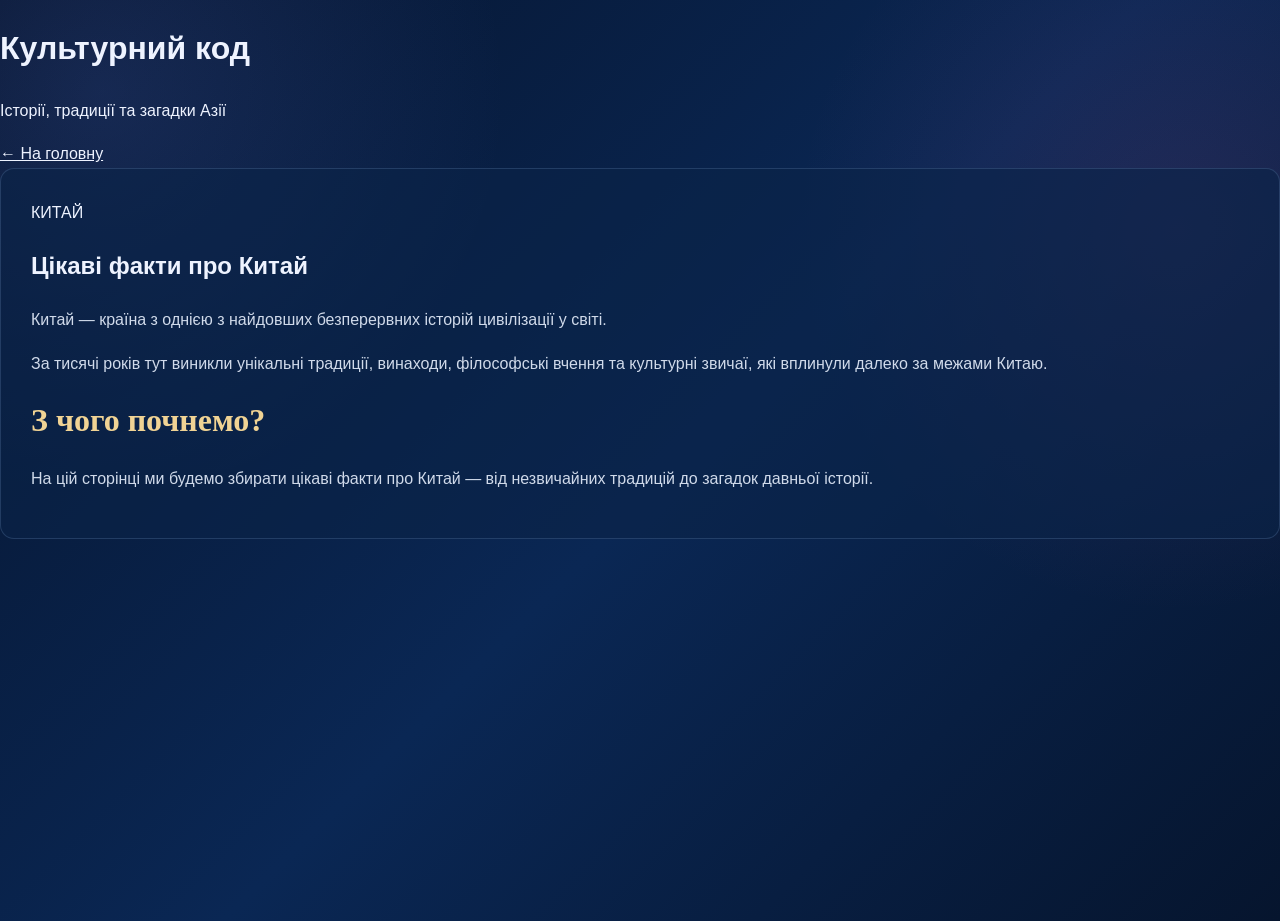
<file: china-facts.html>
<!DOCTYPE html>
<html lang="uk">

<head>
    <meta charset="UTF-8">
    <meta name="viewport" content="width=device-width, initial-scale=1.0">

    <title>Цікаві факти про Китай — Культурний код</title>

    <link rel="stylesheet" href="style.css">
</head>

<body>

    <div class="site-wrapper">

        <header>
            <h1>Культурний код</h1>
            <p>Історії, традиції та загадки Азії</p>
        </header>

        <main>

            <a href="index.html">← На головну</a>

            <article>

                <div class="article-category">
                    КИТАЙ
                </div>

                <h2>Цікаві факти про Китай</h2>

                <p>
                    Китай — країна з однією з найдовших безперервних
                    історій цивілізації у світі.
                </p>

                <p>
                    За тисячі років тут виникли унікальні традиції,
                    винаходи, філософські вчення та культурні звичаї,
                    які вплинули далеко за межами Китаю.
                </p>

                <h3>З чого почнемо?</h3>

                <p>
                    На цій сторінці ми будемо збирати цікаві факти
                    про Китай — від незвичайних традицій до загадок
                    давньої історії.
                </p>

            </article>

        </main>

    </div>

</body>

</html>
</file>
<file: style.css>
/* =========================================================
   КУЛЬТУРНИЙ КОД — НОВИЙ ДИЗАЙН
   ========================================================= */

* {
    box-sizing: border-box;
}

html {
    scroll-behavior: smooth;
}

body {
    margin: 0;
    padding: 0;
    font-family: "Montserrat", sans-serif;
    color: #eef3ff;
    line-height: 1.7;

    background:
        radial-gradient(circle at 8% 10%, rgba(93, 120, 220, 0.18), transparent 28%),
        radial-gradient(circle at 92% 25%, rgba(180, 80, 150, 0.14), transparent 28%),
        linear-gradient(135deg, #06142d, #0a2754 52%, #06152e);

    min-height: 100vh;
}

a {
    color: inherit;
}

button,
input {
    font-family: inherit;
}

button {
    cursor: pointer;
}

.site-wrapper {
    width: min(1200px, 94%);
    margin: 0 auto;
    padding: 0 0 70px;
}


/* =========================================================
   ВЕРХНЯ ЧАСТИНА
   ========================================================= */

.hero-new {
    position: relative;
    min-height: 420px;
    margin: 0 auto 45px;
    overflow: visible !important;
    color: white;

    background:
        radial-gradient(circle at 10% 25%, rgba(80, 120, 230, 0.20), transparent 28%),
        radial-gradient(circle at 90% 30%, rgba(190, 85, 170, 0.16), transparent 30%),
        linear-gradient(135deg, #071a3a, #0a326b 55%, #071a3a);

    border-bottom: 1px solid rgba(180, 210, 255, 0.18);
}


/* =========================================================
   ТОНКА ВЕРХНЯ ПАНЕЛЬ
   ========================================================= */

.top-panel {
    position: relative;
    z-index: 1000;

    width: 100%;
    min-height: 72px;

    display: flex;
    align-items: center;
    justify-content: space-between;

    gap: 30px;

    padding: 15px 20px;

    border-bottom: 1px solid rgba(255, 255, 255, 0.16);

    background: rgba(5, 20, 48, 0.38);

    backdrop-filter: blur(12px);
}


/* =========================================================
   ЛОГО
   ========================================================= */

.logo {
    display: flex;
    align-items: center;
    gap: 9px;

    color: #f5dfad;
    text-decoration: none;

    white-space: nowrap;
}

.logo-symbol {
    font-family: "Cormorant Garamond", serif;
    font-size: 25px;
    line-height: 1;
}

.logo-title {
    font-family: "Cormorant Garamond", serif;
    font-size: 23px;
    font-weight: 600;
    letter-spacing: 0.5px;
}


/* =========================================================
   ОСНОВНЕ МЕНЮ
   ========================================================= */

.main-nav {
    display: flex;
    align-items: center;
    justify-content: center;

    gap: 27px;

    flex: 1;
}

.main-nav > a,
.dropdown > a {
    position: relative;

    display: inline-flex;
    align-items: center;
    gap: 4px;

    padding: 8px 0;

    color: #eef3ff;
    text-decoration: none;

    font-size: 14px;
    font-weight: 500;

    white-space: nowrap;

    transition: color 0.25s ease;
}

.main-nav > a::after,
.dropdown > a::after {
    content: "";

    position: absolute;
    left: 0;
    bottom: 1px;

    width: 0;
    height: 1px;

    background: #e8c987;

    transition: width 0.25s ease;
}

.main-nav > a:hover,
.dropdown > a:hover {
    color: #f0d394;
}

.main-nav > a:hover::after,
.dropdown > a:hover::after {
    width: 100%;
}

.arrow {
    font-size: 12px;
    opacity: 0.7;
}


/* =========================================================
   ВИПАДАЮЧІ МЕНЮ
   ========================================================= */

.dropdown {
    position: relative;
    display: inline-block;
    z-index: 5000;
}

.dropdown-menu {
    display: none;

    position: absolute;

    top: 100%;
    left: 50%;

    transform: translateX(-50%);

    width: 175px;

    padding: 8px;

    background: rgba(7, 29, 67, 0.98);

    border: 1px solid rgba(210, 225, 255, 0.22);
    border-radius: 12px;

    box-shadow:
        0 18px 40px rgba(0, 0, 0, 0.38);

    z-index: 99999;

    flex-direction: column;
    gap: 3px;
}

.dropdown:hover .dropdown-menu {
    display: flex;
}

.dropdown-menu a {
    display: block;

    width: 100%;

    padding: 9px 12px;

    color: #edf3ff !important;
    text-decoration: none;

    font-size: 13px;
    text-align: center;

    border-radius: 8px;

    transition:
        background 0.2s ease,
        color 0.2s ease;
}

.dropdown-menu a:hover {
    background: rgba(255, 255, 255, 0.10);
    color: #f0d394 !important;
}


/* =========================================================
   ПОШУК / НІЧНИЙ РЕЖИМ
   ========================================================= */

.top-actions {
    display: flex;
    align-items: center;
    gap: 7px;
}

.icon-button {
    width: 36px;
    height: 36px;

    display: flex;
    align-items: center;
    justify-content: center;

    padding: 0;

    color: white;

    background: transparent;

    border: 1px solid rgba(255, 255, 255, 0.20);
    border-radius: 50%;

    font-size: 15px;

    transition:
        background 0.25s ease,
        border-color 0.25s ease,
        transform 0.25s ease;
}

.icon-button:hover {
    background: rgba(255, 255, 255, 0.10);
    border-color: rgba(240, 211, 148, 0.55);

    transform: translateY(-1px);
}


/* =========================================================
   ЦЕНТРАЛЬНА ЧАСТИНА HERO
   ========================================================= */

.hero-content {
    position: relative;
    z-index: 10;

    width: min(900px, 90%);

    margin: 80px auto 0;

    padding: 0;

    text-align: center;
}


/* маленький рядок */

.hero-label {
    margin-bottom: 20px;

    color: rgba(225, 234, 255, 0.72);

    font-size: 11px;
    font-weight: 500;

    letter-spacing: 3px;
}


/* лінії + підзаголовок */

.hero-line {
    display: flex;
    align-items: center;
    justify-content: center;

    gap: 18px;
}

.hero-line span {
    width: 65px;
    height: 1px;

    background: rgba(220, 230, 255, 0.35);
}

.hero-line p {
    margin: 0;

    color: #f0f3fa;

    font-family: "Cormorant Garamond", serif;

    font-size: clamp(21px, 3vw, 30px);

    letter-spacing: 0.5px;
}


/* =========================================================
   КНОПКИ КРАЇН
   ========================================================= */

.hero-buttons {
    display: flex;
    align-items: center;
    justify-content: center;

    flex-wrap: wrap;

    gap: 12px;

    margin-top: 35px;
}

.hero-buttons button {
    padding: 9px 17px;

    color: #edf3ff;

    background: rgba(255, 255, 255, 0.045);

    border: 1px solid rgba(210, 225, 255, 0.25);
    border-radius: 7px;

    font-size: 13px;

    transition:
        background 0.25s ease,
        border-color 0.25s ease,
        color 0.25s ease,
        transform 0.25s ease;
}

.hero-buttons button:hover {
    background: rgba(255, 255, 255, 0.10);

    border-color: rgba(240, 211, 148, 0.55);

    color: #f0d394;

    transform: translateY(-2px);
}

.hero-buttons button span {
    margin-left: 5px;
    opacity: 0.65;
}


/* =========================================================
   ДЕКОР
   ========================================================= */

.hero-decoration {
    position: absolute;

    z-index: 30;

    pointer-events: none;

    user-select: none;
}

.hero-left {
    left: -10px;
    top: 145px;
}

.hero-right {
    right: -10px;
    top: 105px;
}

.sakura {
    font-size: 58px;

    opacity: 0.65;

    filter:
        drop-shadow(0 5px 15px rgba(255, 150, 200, 0.16));
}

.lantern {
    margin-bottom: 12px;

    font-size: 65px;

    opacity: 0.75;

    transform: rotate(-4deg);
}

.lantern-small {
    margin-top: 12px;

    font-size: 40px;

    opacity: 0.7;
}

.vertical-text {
    margin-top: 8px;

    color: rgba(220, 230, 255, 0.35);

    font-family: "Cormorant Garamond", serif;

    font-size: 22px;

    letter-spacing: 7px;
}


/* =========================================================
   ГОРИ
   ========================================================= */

.mountains {
    position: absolute;

    left: 0;
    bottom: -9px;

    width: 100%;

    text-align: center;

    font-size: 65px;

    letter-spacing: -17px;

    opacity: 0.10;

    pointer-events: none;
}


/* =========================================================
   ПОШУКОВЕ ВІКНО
   ========================================================= */

.search-box {
    display: none;

    position: absolute;

    top: 78px;
    right: 20px;

    z-index: 10000;

    padding: 9px;

    background: rgba(5, 24, 58, 0.98);

    border: 1px solid rgba(220, 230, 255, 0.20);

    border-radius: 10px;

    box-shadow: 0 15px 35px rgba(0, 0, 0, 0.35);
}

.search-box input {
    width: 230px;

    padding: 9px 12px;

    color: #17233d;

    background: #f5f7fb;

    border: none;
    border-radius: 7px;

    outline: none;

    font-size: 13px;
}

.search-box button {
    margin-left: 4px;

    padding: 5px;

    color: white;

    background: transparent;

    border: none;

    font-size: 16px;
}


/* =========================================================
   ГОЛОВНА — ВСТУП
   ========================================================= */

main {
    position: relative;
    z-index: 1;
}

#home-page {
    width: min(1000px, 100%);
    margin: 0 auto;
}

.intro-section,
.countries-section,
.about-section,
.articles-section {
    margin: 0 auto 75px;
}

.intro-section {
    max-width: 850px;
}

.section-label {
    margin: 0 0 10px;

    color: #8ebcf1;

    font-size: 11px;
    font-weight: 600;

    letter-spacing: 3px;
}

.intro-section h2,
.countries-section h2,
.about-section h2,
.articles-section h2 {
    margin: 0 0 22px;

    color: #f0d394;

    font-family: "Cormorant Garamond", serif;

    font-size: clamp(34px, 5vw, 48px);

    font-weight: 600;

    line-height: 1.15;
}

.intro-section p,
.about-section p {
    color: #d2dced;

    font-size: 16px;

    margin: 0 0 18px;
}

.intro-ending {
    margin-top: 28px;
    padding-top: 18px;

    color: #e5c987;

    border-top: 1px solid rgba(255, 255, 255, 0.10);

    font-family: "Cormorant Garamond", serif;

    font-size: 23px;
    font-style: italic;
}


/* =========================================================
   КРАЇНИ
   ========================================================= */

.section-description {
    max-width: 650px;

    margin: 0 0 30px;

    color: #b9c9e3;

    font-size: 15px;
}

.country-cards {
    display: grid;

    grid-template-columns: repeat(3, 1fr);

    gap: 18px;
}

.country-card {
    position: relative;

    padding: 28px 25px;

    min-height: 245px;

    background:
        linear-gradient(
            145deg,
            rgba(18, 55, 108, 0.58),
            rgba(8, 27, 60, 0.72)
        );

    border: 1px solid rgba(160, 195, 240, 0.18);

    border-radius: 14px;

    transition:
        transform 0.25s ease,
        border-color 0.25s ease,
        background 0.25s ease;
}

.country-card:hover {
    transform: translateY(-4px);

    border-color: rgba(230, 202, 139, 0.42);

    background:
        linear-gradient(
            145deg,
            rgba(25, 68, 130, 0.68),
            rgba(8, 29, 62, 0.78)
        );
}

.country-number {
    display: block;

    margin-bottom: 15px;

    color: rgba(220, 230, 255, 0.35);

    font-size: 12px;

    letter-spacing: 2px;
}

.country-card h3 {
    margin: 0 0 12px;

    color: #f0d394;

    font-family: "Cormorant Garamond", serif;

    font-size: 32px;
}

.country-card p {
    margin: 0 0 20px;

    color: #bdcbe0;

    font-size: 14px;

    line-height: 1.7;
}

.country-card a,
.article-card a {
    color: #9fcaff;

    text-decoration: none;

    font-size: 13px;
    font-weight: 600;

    transition: color 0.2s ease;
}

.country-card a:hover,
.article-card a:hover {
    color: #f0d394;
}


/* =========================================================
   НЕ ПРОСТО ФАКТИ
   ========================================================= */

.about-section {
    max-width: 850px;
}

.about-section {
    padding: 35px 0;

    border-top: 1px solid rgba(255, 255, 255, 0.08);
    border-bottom: 1px solid rgba(255, 255, 255, 0.08);
}


/* =========================================================
   ОСТАННІ СТАТТІ
   ========================================================= */

.articles-section {
    max-width: 1000px;
}

.article-card {
    padding: 28px;

    margin-bottom: 16px;

    background:
        linear-gradient(
            145deg,
            rgba(16, 51, 101, 0.58),
            rgba(7, 27, 58, 0.70)
        );

    border: 1px solid rgba(160, 195, 240, 0.17);

    border-radius: 14px;

    transition:
        border-color 0.25s ease,
        transform 0.25s ease;
}

.article-card:hover {
    transform: translateY(-3px);

    border-color: rgba(230, 202, 139, 0.38);
}

.article-country {
    margin-bottom: 9px;

    color: #8ebcf1;

    font-size: 10px;
    font-weight: 700;

    letter-spacing: 3px;
}

.article-card h3 {
    margin: 0 0 10px;

    color: #f0d394;

    font-family: "Cormorant Garamond", serif;

    font-size: 30px;

    line-height: 1.2;
}

.article-card p {
    margin: 0 0 16px;

    color: #bdcbe0;

    font-size: 14px;
}


/* =========================================================
   ВНУТРІШНІ СТОРІНКИ
   ========================================================= */

.inner-page {
    width: min(900px, 100%);

    margin: 0 auto;
}

.page-header {
    margin-bottom: 45px;

    padding-bottom: 25px;

    border-bottom: 1px solid rgba(255, 255, 255, 0.10);
}

.page-header h2 {
    margin: 0 0 18px;

    color: #f0d394;

    font-family: "Cormorant Garamond", serif;

    font-size: clamp(40px, 6vw, 58px);

    font-weight: 600;

    line-height: 1.1;
}

.page-header > p:last-child {
    margin: 0;

    color: #c0cde0;

    font-size: 15px;
}

.article-content {
    color: #d2dced;
}

.article-content h3 {
    margin: 45px 0 14px;

    color: #f0d394;

    font-family: "Cormorant Garamond", serif;

    font-size: 30px;

    font-weight: 600;

    line-height: 1.2;
}

.article-content h3:first-child {
    margin-top: 0;
}

.article-content p {
    margin: 0 0 20px;

    color: #d0daea;

    font-size: 16px;

    line-height: 1.85;
}

.article-content strong {
    color: #f0d394;
}

.article-content .intro-ending {
    margin-top: 45px;
    margin-bottom: 30px;
}


/* =========================================================
   КНОПКА "НА ГОЛОВНУ"
   ========================================================= */

.inner-page > button {
    margin-top: 35px;

    padding: 10px 18px;

    color: #eaf1ff;

    background: transparent;

    border: 1px solid rgba(180, 205, 240, 0.24);

    border-radius: 7px;

    font-size: 13px;

    transition:
        color 0.2s ease,
        border-color 0.2s ease,
        background 0.2s ease;
}

.inner-page > button:hover {
    color: #f0d394;

    background: rgba(255, 255, 255, 0.05);

    border-color: rgba(240, 211, 148, 0.45);
}


/* =========================================================
   СТАРІ УНІВЕРСАЛЬНІ КЛАСИ
   ========================================================= */

article {
    position: relative;

    padding: 30px;

    margin-bottom: 30px;

    background: rgba(10, 35, 72, 0.60);

    border: 1px solid rgba(150, 190, 235, 0.18);

    border-radius: 14px;
}

article h3 {
    margin: 0 0 18px;

    color: #f0d394;

    font-family: "Cormorant Garamond", serif;

    font-size: 32px;
}

article p {
    color: #d0daea;

    font-size: 16px;
}

.fact {
    margin: 30px 0;

    padding: 25px;

    background: rgba(110, 35, 65, 0.25);

    border-left: 3px solid #d8ad67;

    border-radius: 8px;
}

.fact-title {
    margin-bottom: 12px;

    color: #f0d394;

    font-family: "Cormorant Garamond", serif;

    font-size: 25px;
}

.fact p {
    margin-bottom: 10px;
}

.ending {
    padding-top: 18px;

    color: #9eb4d3;

    font-style: italic;

    border-top: 1px solid rgba(255, 255, 255, 0.10);
}

.coming-soon {
    margin: 25px 0;
    padding: 28px;

    background: rgba(10, 35, 72, 0.55);

    border: 1px solid rgba(150, 190, 235, 0.18);

    border-radius: 14px;
}

.coming-soon span {
    color: #8ebcf1;

    font-size: 11px;

    font-weight: 700;

    letter-spacing: 2px;
}

.coming-soon h3 {
    margin: 7px 0;

    color: #f0d394;

    font-family: "Cormorant Garamond", serif;

    font-size: 30px;
}

.coming-soon p {
    margin: 0;

    color: #afc1dc;
}


/* =========================================================
   FOOTER
   ========================================================= */

footer {
    margin-top: 70px;

    padding-top: 25px;

    text-align: center;

    color: #8299ba;

    font-size: 12px;

    border-top: 1px solid rgba(255, 255, 255, 0.08);
}

.footer-line {
    width: 65px;
    height: 1px;

    margin: 0 auto 15px;

    background: #d8ad67;
}

.footer-small {
    color: #61799e;

    font-size: 11px;
}


/* =========================================================
   НІЧНИЙ РЕЖИМ
   ========================================================= */

body.dark-mode {
    background:
        radial-gradient(circle at 10% 10%, rgba(80, 90, 160, 0.10), transparent 30%),
        #020713;

    color: #edf2ff;
}

body.dark-mode .hero-new {
    background:
        radial-gradient(circle at 10% 20%, rgba(80, 100, 190, 0.14), transparent 28%),
        linear-gradient(135deg, #020816, #061936, #020816);
}

body.dark-mode .top-panel {
    background: rgba(1, 9, 22, 0.60);
}


/* =========================================================
   АДАПТАЦІЯ — ПЛАНШЕТ
   ========================================================= */

@media (max-width: 900px) {

    .top-panel {
        gap: 18px;
    }

    .main-nav {
        gap: 17px;
    }

    .main-nav > a,
    .dropdown > a {
        font-size: 13px;
    }

    .logo-title {
        font-size: 21px;
    }

    .hero-content {
        margin-top: 65px;
    }

    .country-cards {
        grid-template-columns: 1fr;
    }

    .country-card {
        min-height: auto;
    }

    .hero-left {
        left: -20px;
    }

    .hero-right {
        right: -20px;
    }
}


/* =========================================================
   АДАПТАЦІЯ — ТЕЛЕФОН
   ========================================================= */

@media (max-width: 700px) {

    .site-wrapper {
        width: 94%;
    }

    .hero-new {
        min-height: 500px;

        margin-bottom: 35px;
    }

    .top-panel {
        min-height: auto;

        padding: 13px 10px;

        flex-wrap: wrap;

        justify-content: center;

        gap: 10px 18px;
    }

    .logo {
        width: 100%;

        justify-content: center;
    }

    .main-nav {
        order: 2;

        width: 100%;

        gap: 13px;

        flex-wrap: wrap;
    }

    .main-nav > a,
    .dropdown > a {
        font-size: 12px;
    }

    .top-actions {
        order: 3;
    }

    .hero-content {
        width: 94%;

        margin-top: 55px;
    }

    .hero-label {
        font-size: 9px;

        letter-spacing: 1.7px;
    }

    .hero-line {
        gap: 9px;
    }

    .hero-line span {
        width: 30px;
    }

    .hero-line p {
        font-size: 20px;
    }

    .hero-buttons {
        gap: 8px;

        margin-top: 28px;
    }

    .hero-buttons button {
        padding: 8px 12px;

        font-size: 12px;
    }

    .hero-decoration {
        opacity: 0.42;
    }

    .hero-left {
        left: -30px;
        top: 205px;
    }

    .hero-right {
        right: -30px;
        top: 175px;
    }

    .sakura {
        font-size: 45px;
    }

    .lantern {
        font-size: 50px;
    }

    .lantern-small {
        font-size: 32px;
    }

    .vertical-text {
        font-size: 17px;
    }

    .mountains {
        font-size: 45px;
        letter-spacing: -12px;
    }

    .intro-section,
    .countries-section,
    .about-section,
    .articles-section {
        margin-bottom: 55px;
    }

    .intro-section h2,
    .countries-section h2,
    .about-section h2,
    .articles-section h2 {
        font-size: 37px;
    }

    .intro-section p,
    .about-section p,
    .article-content p {
        font-size: 15px;
    }

    .page-header h2 {
        font-size: 42px;
    }

    .article-content h3 {
        font-size: 27px;
    }

    .article-card h3 {
        font-size: 26px;
    }

    .search-box {
        top: 125px;
        right: 50%;

        transform: translateX(50%);
    }
}


/* =========================================================
   ДУЖЕ МАЛЕНЬКІ ЕКРАНИ
   ========================================================= */

@media (max-width: 450px) {

    .main-nav {
        gap: 9px;
    }

    .main-nav > a,
    .dropdown > a {
        font-size: 11px;
    }

    .logo-title {
        font-size: 20px;
    }

    .hero-label {
        font-size: 8px;
        letter-spacing: 1.2px;
    }

    .hero-line p {
        font-size: 18px;
    }

    .hero-buttons button {
        padding: 7px 10px;
    }

    .search-box input {
        width: 190px;
    }
}/* ===== ФІНАЛЬНЕ ОФОРМЛЕННЯ ВЕРХУ ===== */

.site-wrapper {
    width: 100%;
    margin: 0;
    padding-bottom: 70px;
}

.hero-new {
    width: 100%;
    margin-left: 0;
    margin-right: 0;
}

.top-panel {
    width: 100%;
}

.hero-content {
    width: min(900px, 90%);
    margin-left: auto;
    margin-right: auto;
}
</file>
